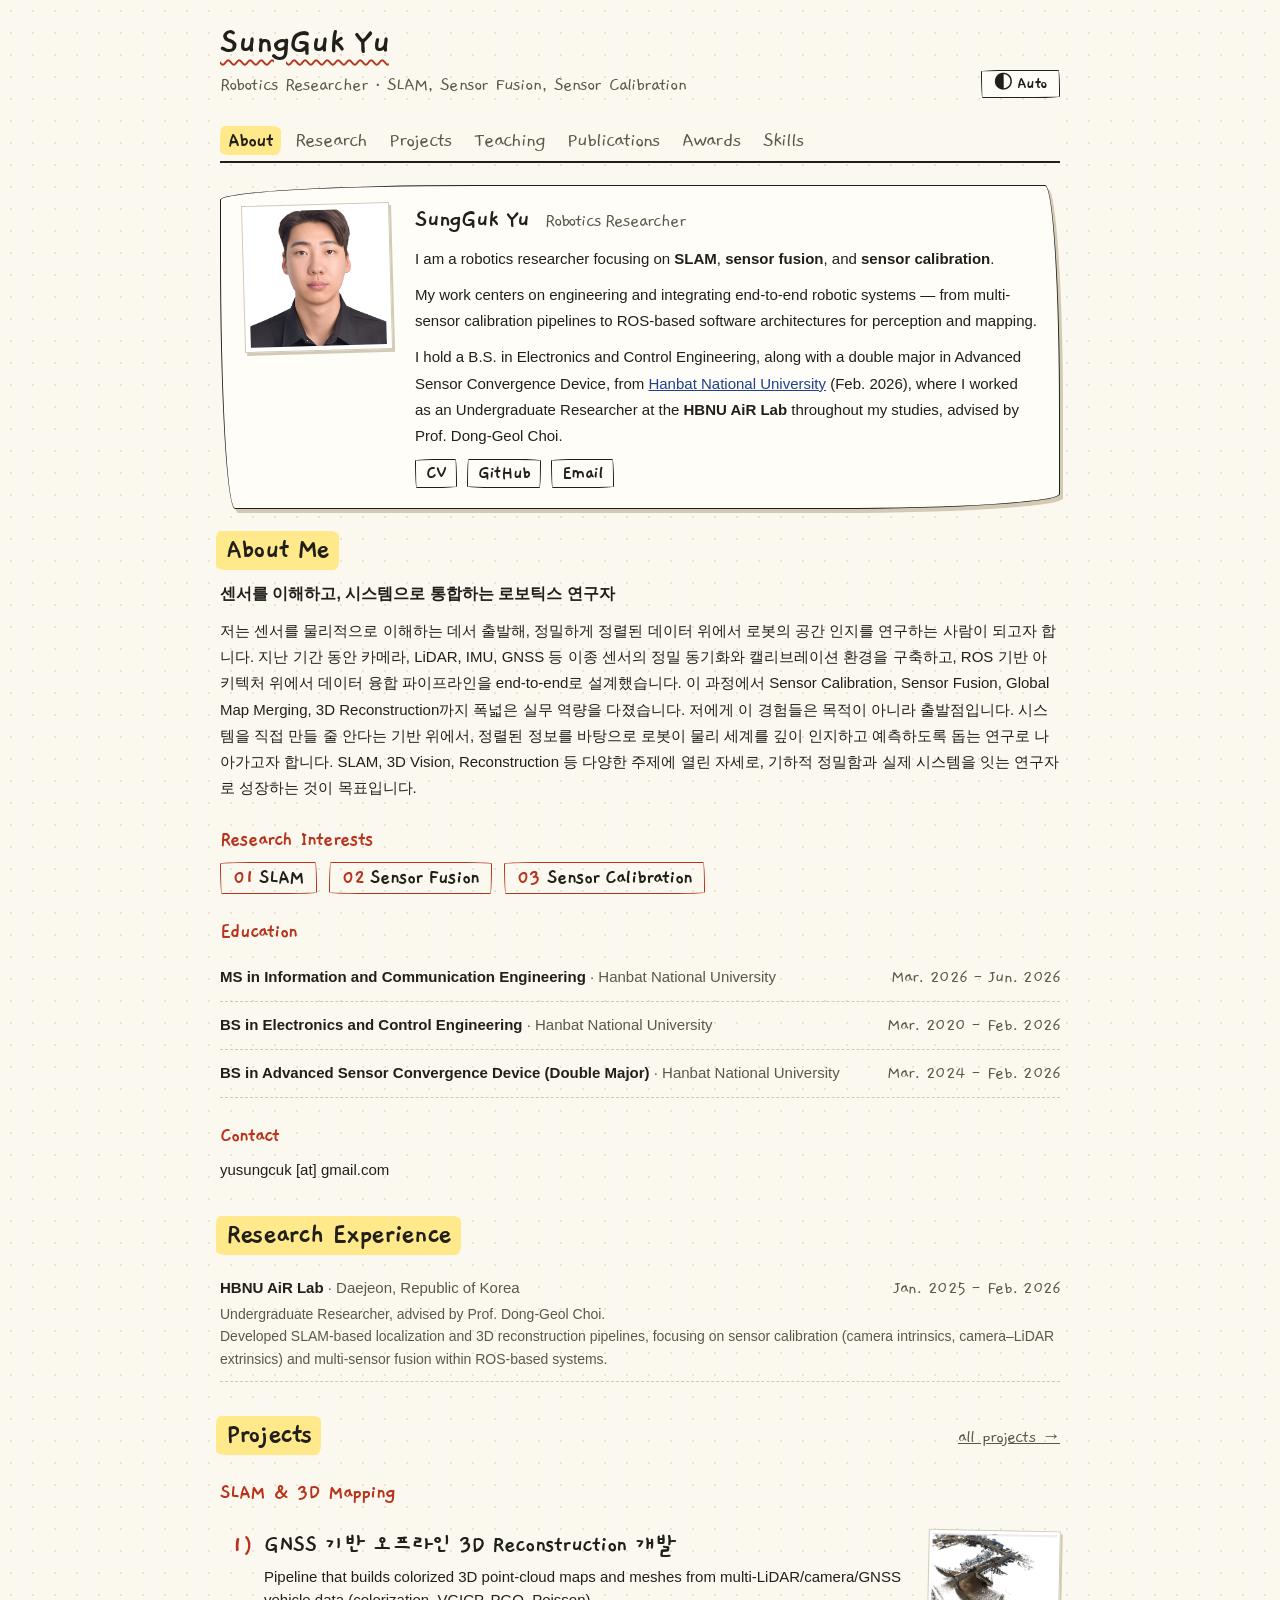
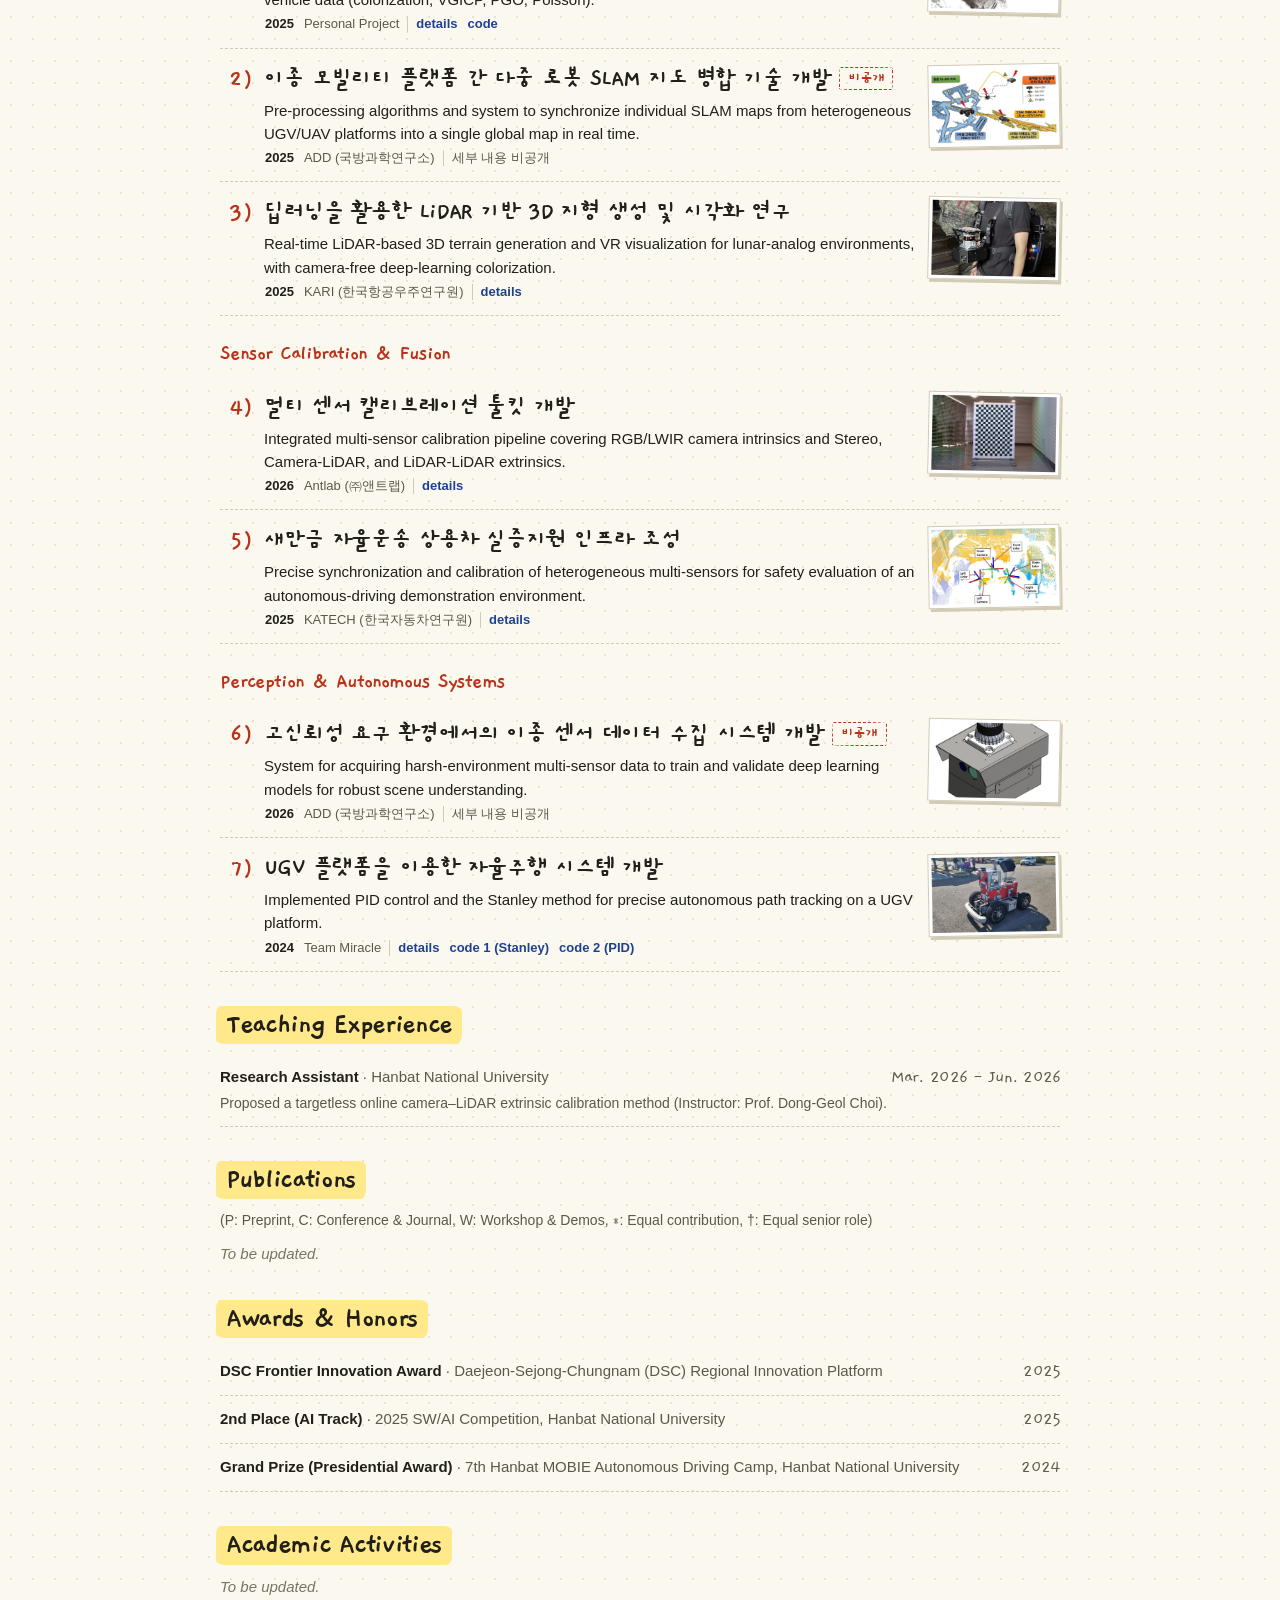
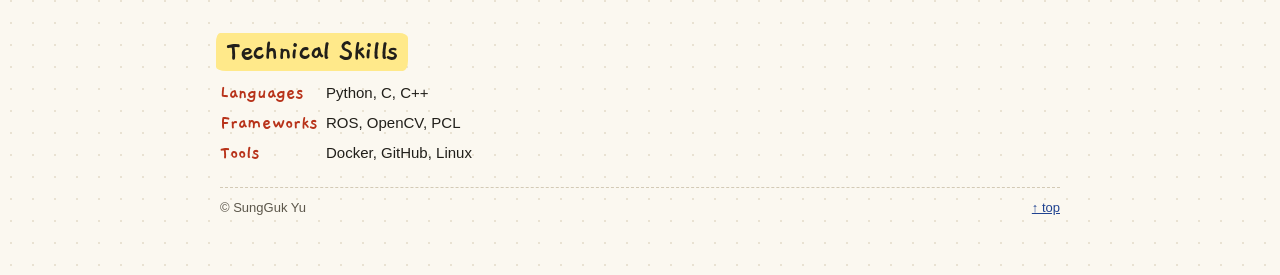
<file: index.html>
<!doctype html>
<html lang="ko">
<head>
<meta charset="utf-8">
<meta name="viewport" content="width=device-width, initial-scale=1">
<meta name="author" content="SungGuk Yu">
<meta name="description" content="Robotics researcher working on SLAM, Sensor fusion, and Sensor calibration.">
<meta name="theme-color" content="#fbf8f0" media="(prefers-color-scheme: light)">
<meta name="theme-color" content="#1d1c19" media="(prefers-color-scheme: dark)">
<meta property="og:site_name" content="SungGuk Yu">
<meta property="og:title" content="SungGuk Yu">
<meta property="og:description" content="Robotics researcher working on SLAM, Sensor fusion, and Sensor calibration.">
<meta property="og:image" content="/authors/admin/profile.jpg">
<meta property="twitter:card" content="summary">
<script>try { var t = localStorage.getItem("sg.theme"); if (t === "light" || t === "dark") document.documentElement.dataset.theme = t; } catch (e) {}</script>
<title>SungGuk Yu</title>
<link rel="icon" href="data:image/svg+xml,%3Csvg xmlns='http://www.w3.org/2000/svg' viewBox='0 0 32 32'%3E%3Ccircle cx='16' cy='16' r='14' fill='%23c0391f'/%3E%3Ccircle cx='16' cy='16' r='8' fill='none' stroke='white' stroke-width='2.5'/%3E%3Ccircle cx='16' cy='16' r='2.5' fill='white'/%3E%3C/svg%3E">
<link rel="canonical" href="/">
<link rel="preconnect" href="https://fonts.googleapis.com">
<link rel="preconnect" href="https://fonts.gstatic.com" crossorigin>
<link rel="stylesheet" href="https://fonts.googleapis.com/css2?family=Gaegu:wght@400;700&display=swap">
<link rel="stylesheet" href="/css/site.css?v=1">
</head>
<body>
<div class="wrap">
  <header class="mast">
    <div>
      <h1><a href="/">SungGuk Yu</a></h1>
      <p class="tagline">Robotics Researcher · SLAM, Sensor Fusion, Sensor Calibration</p>
    </div>
    <button class="themebtn" id="themeBtn" type="button">◐ Auto</button>
  </header>

  <nav class="toolbar" aria-label="Sections">
    <div class="seg">
      <a href="#about" aria-current="page">About</a>
      <a href="#experience">Research</a>
      <a href="#projects">Projects</a>
      <a href="#teaching">Teaching</a>
      <a href="#publications">Publications</a>
      <a href="#awards">Awards</a>
      <a href="#skills">Skills</a>
    </div>
  </nav>

  <section class="note" id="about" aria-label="Profile">
    <figure class="photo"><img src="/authors/admin/profile.jpg" alt="SungGuk Yu"></figure>
    <div class="note-body">
      <h2>SungGuk Yu <small>Robotics Researcher</small></h2>
      <div class="prose">
        <p>I am a robotics researcher focusing on <strong>SLAM</strong>, <strong>sensor fusion</strong>, and <strong>sensor calibration</strong>.</p>
        <p>My work centers on engineering and integrating end-to-end robotic systems &mdash; from multi-sensor calibration pipelines to ROS-based software architectures for perception and mapping.</p>
        <p>I hold a B.S. in Electronics and Control Engineering, along with a double major in Advanced Sensor Convergence Device, from <a href="https://www.hanbat.ac.kr/" target="_blank" rel="noopener">Hanbat National University</a> (Feb. 2026), where I worked as an Undergraduate Researcher at the <strong>HBNU AiR Lab</strong> throughout my studies, advised by Prof. Dong-Geol Choi.</p>
      </div>
      <div class="links">
        <a href="/cv/CV_SungGukYu.pdf">CV</a>
        <a href="https://github.com/meteor0108" target="_blank" rel="noopener">GitHub</a>
        <a href="mailto:yusungcuk@gmail.com">Email</a>
      </div>
    </div>
  </section>

  <main>
    <section class="section" id="aboutme">
      <h2 class="section-head"><span>About Me</span></h2>
      <div class="prose">
        <p class="lead">센서를 이해하고, 시스템으로 통합하는 로보틱스 연구자</p>
        <p>저는 센서를 물리적으로 이해하는 데서 출발해, 정밀하게 정렬된 데이터 위에서 로봇의 공간 인지를 연구하는 사람이 되고자 합니다. 지난 기간 동안 카메라, LiDAR, IMU, GNSS 등 이종 센서의 정밀 동기화와 캘리브레이션 환경을 구축하고, ROS 기반 아키텍처 위에서 데이터 융합 파이프라인을 end-to-end로 설계했습니다. 이 과정에서 Sensor Calibration, Sensor Fusion, Global Map Merging, 3D Reconstruction까지 폭넓은 실무 역량을 다졌습니다. 저에게 이 경험들은 목적이 아니라 출발점입니다. 시스템을 직접 만들 줄 안다는 기반 위에서, 정렬된 정보를 바탕으로 로봇이 물리 세계를 깊이 인지하고 예측하도록 돕는 연구로 나아가고자 합니다. SLAM, 3D Vision, Reconstruction 등 다양한 주제에 열린 자세로, 기하적 정밀함과 실제 시스템을 잇는 연구자로 성장하는 것이 목표입니다.</p>
      </div>
      <h3 class="sub">Research Interests</h3>
      <div class="interests">
        <span class="interest"><b>01</b>SLAM</span>
        <span class="interest"><b>02</b>Sensor Fusion</span>
        <span class="interest"><b>03</b>Sensor Calibration</span>
      </div>
      <h3 class="sub">Education</h3>
      <ul class="list">
        <li class="entry"><span class="what">MS in Information and Communication Engineering <span class="where">· Hanbat National University</span></span><span class="when">Mar. 2026 - Jun. 2026</span></li>
        <li class="entry"><span class="what">BS in Electronics and Control Engineering <span class="where">· Hanbat National University</span></span><span class="when">Mar. 2020 - Feb. 2026</span></li>
        <li class="entry"><span class="what">BS in Advanced Sensor Convergence Device (Double Major) <span class="where">· Hanbat National University</span></span><span class="when">Mar. 2024 - Feb. 2026</span></li>
      </ul>
      <h3 class="sub">Contact</h3>
      <p>yusungcuk [at] gmail.com</p>
    </section>

    <section class="section" id="experience">
      <h2 class="section-head"><span>Research Experience</span></h2>
      <ul class="list">
        <li class="entry">
          <span class="what">HBNU AiR Lab <span class="where">· Daejeon, Republic of Korea</span></span><span class="when">Jan. 2025 - Feb. 2026</span>
          <p class="desc">Undergraduate Researcher, advised by Prof. Dong-Geol Choi.<br>Developed SLAM-based localization and 3D reconstruction pipelines, focusing on sensor calibration (camera intrinsics, camera&ndash;LiDAR extrinsics) and multi-sensor fusion within ROS-based systems.</p>
        </li>
      </ul>
    </section>

    <section class="section" id="projects">
      <h2 class="section-head"><span>Projects</span><a href="/projects/">all projects →</a></h2>

      <h3 class="sub">SLAM &amp; 3D Mapping</h3>
      <ol class="list">
        <li class="row"><div class="row-main">
          <span class="rank">1</span>
          <div class="row-body">
            <h4 class="title"><a href="/projects/gnss-offline-slam/">GNSS 기반 오프라인 3D Reconstruction 개발</a></h4>
            <p class="oneline">Pipeline that builds colorized 3D point-cloud maps and meshes from multi-LiDAR/camera/GNSS vehicle data (colorization, VGICP, PGO, Poisson).</p>
            <div class="meta"><span class="grp"><span class="venue">2025</span><span>Personal Project</span></span><span class="grp"><a href="/projects/gnss-offline-slam/">details</a><a href="https://github.com/meteor0108/colorized-3d-mapping" target="_blank" rel="noopener">code</a></span></div>
          </div>
          <div class="side"><a class="thumb" href="/projects/gnss-offline-slam/"><img loading="lazy" src="/projects/gnss-offline-slam/thumb.jpg" alt="VGICP로 정합한 컬러 포인트클라우드 맵"></a></div>
        </div></li>
        <li class="row"><div class="row-main">
          <span class="rank">2</span>
          <div class="row-body">
            <h4 class="title">이종 모빌리티 플랫폼 간 다중 로봇 SLAM 지도 병합 기술 개발<span class="lock">비공개</span></h4>
            <p class="oneline">Pre-processing algorithms and system to synchronize individual SLAM maps from heterogeneous UGV/UAV platforms into a single global map in real time.</p>
            <div class="meta"><span class="grp"><span class="venue">2025</span><span>ADD (국방과학연구소)</span></span><span class="grp"><span>세부 내용 비공개</span></span></div>
          </div>
          <div class="side"><span class="thumb"><img loading="lazy" src="/projects/multi-robot-slam-merge/thumb.jpg" alt="주 플랫폼과 보조 플랫폼의 통합 SLAM 지도 개념도"></span></div>
        </div></li>
        <li class="row"><div class="row-main">
          <span class="rank">3</span>
          <div class="row-body">
            <h4 class="title"><a href="/projects/lidar-terrain/">딥러닝을 활용한 LiDAR 기반 3D 지형 생성 및 시각화 연구</a></h4>
            <p class="oneline">Real-time LiDAR-based 3D terrain generation and VR visualization for lunar-analog environments, with camera-free deep-learning colorization.</p>
            <div class="meta"><span class="grp"><span class="venue">2025</span><span>KARI (한국항공우주연구원)</span></span><span class="grp"><a href="/projects/lidar-terrain/">details</a></span></div>
          </div>
          <div class="side"><a class="thumb" href="/projects/lidar-terrain/"><img loading="lazy" src="/projects/lidar-terrain/thumb.jpg" alt="백팩형 LiDAR 센서팩"></a></div>
        </div></li>
      </ol>

      <h3 class="sub">Sensor Calibration &amp; Fusion</h3>
      <ol class="list">
        <li class="row"><div class="row-main">
          <span class="rank">4</span>
          <div class="row-body">
            <h4 class="title"><a href="/projects/multi-sensor-calibration/">멀티 센서 캘리브레이션 툴킷 개발</a></h4>
            <p class="oneline">Integrated multi-sensor calibration pipeline covering RGB/LWIR camera intrinsics and Stereo, Camera-LiDAR, and LiDAR-LiDAR extrinsics.</p>
            <div class="meta"><span class="grp"><span class="venue">2026</span><span>Antlab (㈜앤트랩)</span></span><span class="grp"><a href="/projects/multi-sensor-calibration/">details</a></span></div>
          </div>
          <div class="side"><a class="thumb" href="/projects/multi-sensor-calibration/"><img loading="lazy" src="/projects/multi-sensor-calibration/thumb.jpg" alt="체커보드 위 LiDAR 포인트 투영 오버레이"></a></div>
        </div></li>
        <li class="row"><div class="row-main">
          <span class="rank">5</span>
          <div class="row-body">
            <h4 class="title"><a href="/projects/saemangeum-infra/">새만금 자율운송 상용차 실증지원 인프라 조성</a></h4>
            <p class="oneline">Precise synchronization and calibration of heterogeneous multi-sensors for safety evaluation of an autonomous-driving demonstration environment.</p>
            <div class="meta"><span class="grp"><span class="venue">2025</span><span>KATECH (한국자동차연구원)</span></span><span class="grp"><a href="/projects/saemangeum-infra/">details</a></span></div>
          </div>
          <div class="side"><a class="thumb" href="/projects/saemangeum-infra/"><img loading="lazy" src="/projects/saemangeum-infra/thumb.jpg" alt="다중 센서 좌표계 정합 결과"></a></div>
        </div></li>
      </ol>

      <h3 class="sub">Perception &amp; Autonomous Systems</h3>
      <ol class="list">
        <li class="row"><div class="row-main">
          <span class="rank">6</span>
          <div class="row-body">
            <h4 class="title">고신뢰성 요구 환경에서의 이종 센서 데이터 수집 시스템 개발<span class="lock">비공개</span></h4>
            <p class="oneline">System for acquiring harsh-environment multi-sensor data to train and validate deep learning models for robust scene understanding.</p>
            <div class="meta"><span class="grp"><span class="venue">2026</span><span>ADD (국방과학연구소)</span></span><span class="grp"><span>세부 내용 비공개</span></span></div>
          </div>
          <div class="side"><span class="thumb"><img loading="lazy" src="/projects/harsh-env-sensor-collection/thumb.jpg" alt="센서팩 설계 렌더링"></span></div>
        </div></li>
        <li class="row"><div class="row-main">
          <span class="rank">7</span>
          <div class="row-body">
            <h4 class="title"><a href="/projects/autonomous-driving-miracle/">UGV 플랫폼을 이용한 자율주행 시스템 개발</a></h4>
            <p class="oneline">Implemented PID control and the Stanley method for precise autonomous path tracking on a UGV platform.</p>
            <div class="meta"><span class="grp"><span class="venue">2024</span><span>Team Miracle</span></span><span class="grp"><a href="/projects/autonomous-driving-miracle/">details</a><a href="https://github.com/meteor0108/Stanley_controller" target="_blank" rel="noopener">code 1 (Stanley)</a><a href="https://github.com/meteor0108/PID_controller" target="_blank" rel="noopener">code 2 (PID)</a></span></div>
          </div>
          <div class="side"><a class="thumb" href="/projects/autonomous-driving-miracle/"><img loading="lazy" src="/projects/autonomous-driving-miracle/thumb.jpg" alt="ERP42 UGV 자율주행 플랫폼"></a></div>
        </div></li>
      </ol>
    </section>

    <section class="section" id="teaching">
      <h2 class="section-head"><span>Teaching Experience</span></h2>
      <ul class="list">
        <li class="entry">
          <span class="what">Research Assistant <span class="where">· Hanbat National University</span></span><span class="when">Mar. 2026 - Jun. 2026</span>
          <p class="desc">Proposed a targetless online camera&ndash;LiDAR extrinsic calibration method (Instructor: Prof. Dong-Geol Choi).</p>
        </li>
      </ul>
    </section>

    <section class="section" id="publications">
      <h2 class="section-head"><span>Publications</span></h2>
      <p style="color:var(--muted);font-size:14px">(P: Preprint, C: Conference &amp; Journal, W: Workshop &amp; Demos, &lowast;: Equal contribution, &dagger;: Equal senior role)</p>
      <p class="todo">To be updated.</p>
    </section>

    <section class="section" id="awards">
      <h2 class="section-head"><span>Awards &amp; Honors</span></h2>
      <ul class="list">
        <li class="entry"><span class="what">DSC Frontier Innovation Award <span class="where">· Daejeon-Sejong-Chungnam (DSC) Regional Innovation Platform</span></span><span class="when">2025</span></li>
        <li class="entry"><span class="what">2nd Place (AI Track) <span class="where">· 2025 SW/AI Competition, Hanbat National University</span></span><span class="when">2025</span></li>
        <li class="entry"><span class="what">Grand Prize (Presidential Award) <span class="where">· 7th Hanbat MOBIE Autonomous Driving Camp, Hanbat National University</span></span><span class="when">2024</span></li>
      </ul>
    </section>

    <section class="section" id="activities">
      <h2 class="section-head"><span>Academic Activities</span></h2>
      <p class="todo">To be updated.</p>
    </section>

    <section class="section" id="skills">
      <h2 class="section-head"><span>Technical Skills</span></h2>
      <dl class="kv">
        <dt>Languages</dt><dd>Python, C, C++</dd>
        <dt>Frameworks</dt><dd>ROS, OpenCV, PCL</dd>
        <dt>Tools</dt><dd>Docker, GitHub, Linux</dd>
      </dl>
    </section>
  </main>

  <footer class="foot">
    <span>© SungGuk Yu</span>
    <a href="#about">↑ top</a>
  </footer>
</div>
<script src="/js/site.js?v=1"></script>
</body>
</html>
</file>
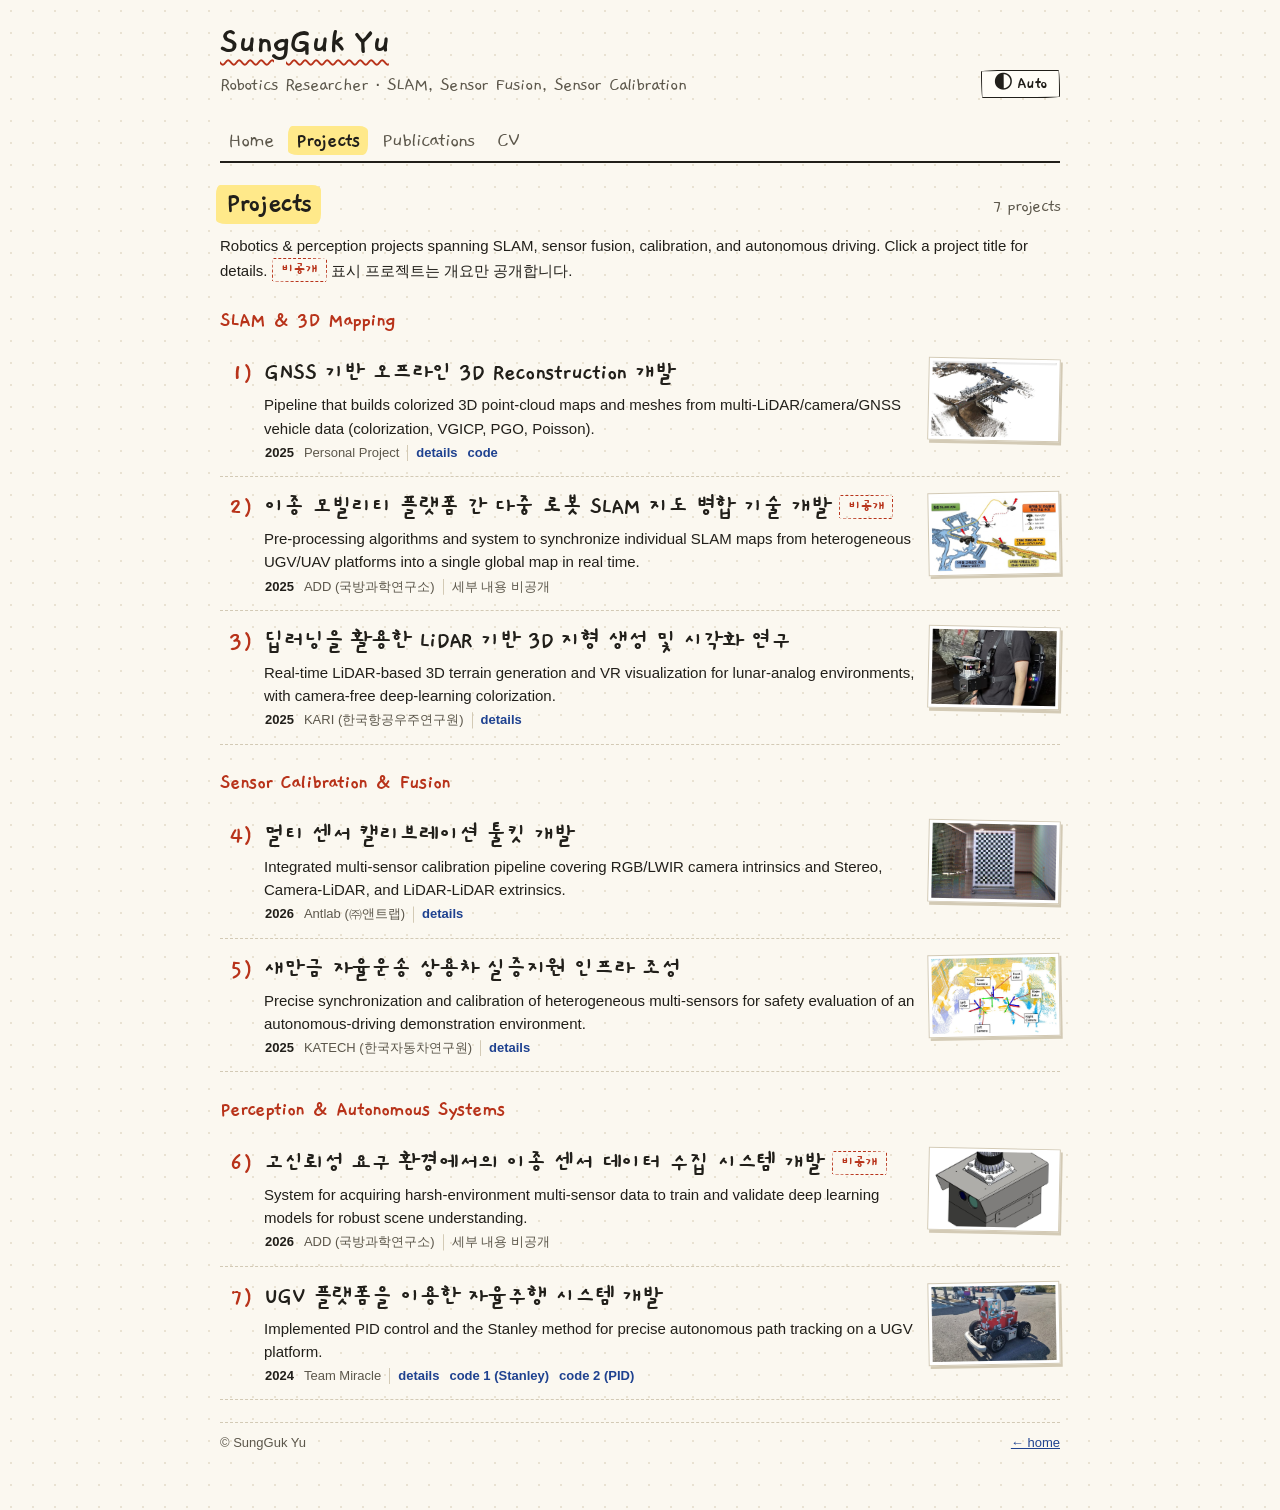
<file: projects/index.html>
<!doctype html>
<html lang="ko">
<head>
<meta charset="utf-8">
<meta name="viewport" content="width=device-width, initial-scale=1">
<meta name="author" content="SungGuk Yu">
<meta name="description" content="Robotics and perception projects by SungGuk Yu.">
<meta name="theme-color" content="#fbf8f0" media="(prefers-color-scheme: light)">
<meta name="theme-color" content="#1d1c19" media="(prefers-color-scheme: dark)">
<meta property="og:site_name" content="SungGuk Yu">
<meta property="og:title" content="SungGuk Yu">
<meta property="og:description" content="Robotics researcher working on SLAM, Sensor fusion, and Sensor calibration.">
<meta property="og:image" content="/authors/admin/profile.jpg">
<meta property="twitter:card" content="summary">
<script>try { var t = localStorage.getItem("sg.theme"); if (t === "light" || t === "dark") document.documentElement.dataset.theme = t; } catch (e) {}</script>
<title>Projects | SungGuk Yu</title>
<link rel="icon" href="data:image/svg+xml,%3Csvg xmlns='http://www.w3.org/2000/svg' viewBox='0 0 32 32'%3E%3Ccircle cx='16' cy='16' r='14' fill='%23c0391f'/%3E%3Ccircle cx='16' cy='16' r='8' fill='none' stroke='white' stroke-width='2.5'/%3E%3Ccircle cx='16' cy='16' r='2.5' fill='white'/%3E%3C/svg%3E">
<link rel="canonical" href="/projects/">
<link rel="preconnect" href="https://fonts.googleapis.com">
<link rel="preconnect" href="https://fonts.gstatic.com" crossorigin>
<link rel="stylesheet" href="https://fonts.googleapis.com/css2?family=Gaegu:wght@400;700&display=swap">
<link rel="stylesheet" href="/css/site.css?v=1">
</head>
<body>
<div class="wrap">
  <header class="mast">
    <div>
      <h1><a href="/">SungGuk Yu</a></h1>
      <p class="tagline">Robotics Researcher · SLAM, Sensor Fusion, Sensor Calibration</p>
    </div>
    <button class="themebtn" id="themeBtn" type="button">◐ Auto</button>
  </header>

  <nav class="toolbar" aria-label="Sections">
    <div class="seg">
      <a href="/">Home</a>
      <a href="/projects/" aria-current="page">Projects</a>
      <a href="/#publications">Publications</a>
      <a href="/cv/CV_SungGukYu.pdf">CV</a>
    </div>
  </nav>

  <main>
    <section class="section" id="projects">
      <h2 class="section-head"><span>Projects</span><span>7 projects</span></h2>
      <p>Robotics &amp; perception projects spanning SLAM, sensor fusion, calibration, and autonomous driving. Click a project title for details. <span class="lock" style="margin-left:0">비공개</span> 표시 프로젝트는 개요만 공개합니다.</p>
      <h3 class="sub">SLAM &amp; 3D Mapping</h3>
      <ol class="list">
        <li class="row"><div class="row-main">
          <span class="rank">1</span>
          <div class="row-body">
            <h4 class="title"><a href="/projects/gnss-offline-slam/">GNSS 기반 오프라인 3D Reconstruction 개발</a></h4>
            <p class="oneline">Pipeline that builds colorized 3D point-cloud maps and meshes from multi-LiDAR/camera/GNSS vehicle data (colorization, VGICP, PGO, Poisson).</p>
            <div class="meta"><span class="grp"><span class="venue">2025</span><span>Personal Project</span></span><span class="grp"><a href="/projects/gnss-offline-slam/">details</a><a href="https://github.com/meteor0108/colorized-3d-mapping" target="_blank" rel="noopener">code</a></span></div>
          </div>
          <div class="side"><a class="thumb" href="/projects/gnss-offline-slam/"><img loading="lazy" src="/projects/gnss-offline-slam/thumb.jpg" alt="VGICP로 정합한 컬러 포인트클라우드 맵"></a></div>
        </div></li>
        <li class="row"><div class="row-main">
          <span class="rank">2</span>
          <div class="row-body">
            <h4 class="title">이종 모빌리티 플랫폼 간 다중 로봇 SLAM 지도 병합 기술 개발<span class="lock">비공개</span></h4>
            <p class="oneline">Pre-processing algorithms and system to synchronize individual SLAM maps from heterogeneous UGV/UAV platforms into a single global map in real time.</p>
            <div class="meta"><span class="grp"><span class="venue">2025</span><span>ADD (국방과학연구소)</span></span><span class="grp"><span>세부 내용 비공개</span></span></div>
          </div>
          <div class="side"><span class="thumb"><img loading="lazy" src="/projects/multi-robot-slam-merge/thumb.jpg" alt="주 플랫폼과 보조 플랫폼의 통합 SLAM 지도 개념도"></span></div>
        </div></li>
        <li class="row"><div class="row-main">
          <span class="rank">3</span>
          <div class="row-body">
            <h4 class="title"><a href="/projects/lidar-terrain/">딥러닝을 활용한 LiDAR 기반 3D 지형 생성 및 시각화 연구</a></h4>
            <p class="oneline">Real-time LiDAR-based 3D terrain generation and VR visualization for lunar-analog environments, with camera-free deep-learning colorization.</p>
            <div class="meta"><span class="grp"><span class="venue">2025</span><span>KARI (한국항공우주연구원)</span></span><span class="grp"><a href="/projects/lidar-terrain/">details</a></span></div>
          </div>
          <div class="side"><a class="thumb" href="/projects/lidar-terrain/"><img loading="lazy" src="/projects/lidar-terrain/thumb.jpg" alt="백팩형 LiDAR 센서팩"></a></div>
        </div></li>
      </ol>

      <h3 class="sub">Sensor Calibration &amp; Fusion</h3>
      <ol class="list">
        <li class="row"><div class="row-main">
          <span class="rank">4</span>
          <div class="row-body">
            <h4 class="title"><a href="/projects/multi-sensor-calibration/">멀티 센서 캘리브레이션 툴킷 개발</a></h4>
            <p class="oneline">Integrated multi-sensor calibration pipeline covering RGB/LWIR camera intrinsics and Stereo, Camera-LiDAR, and LiDAR-LiDAR extrinsics.</p>
            <div class="meta"><span class="grp"><span class="venue">2026</span><span>Antlab (㈜앤트랩)</span></span><span class="grp"><a href="/projects/multi-sensor-calibration/">details</a></span></div>
          </div>
          <div class="side"><a class="thumb" href="/projects/multi-sensor-calibration/"><img loading="lazy" src="/projects/multi-sensor-calibration/thumb.jpg" alt="체커보드 위 LiDAR 포인트 투영 오버레이"></a></div>
        </div></li>
        <li class="row"><div class="row-main">
          <span class="rank">5</span>
          <div class="row-body">
            <h4 class="title"><a href="/projects/saemangeum-infra/">새만금 자율운송 상용차 실증지원 인프라 조성</a></h4>
            <p class="oneline">Precise synchronization and calibration of heterogeneous multi-sensors for safety evaluation of an autonomous-driving demonstration environment.</p>
            <div class="meta"><span class="grp"><span class="venue">2025</span><span>KATECH (한국자동차연구원)</span></span><span class="grp"><a href="/projects/saemangeum-infra/">details</a></span></div>
          </div>
          <div class="side"><a class="thumb" href="/projects/saemangeum-infra/"><img loading="lazy" src="/projects/saemangeum-infra/thumb.jpg" alt="다중 센서 좌표계 정합 결과"></a></div>
        </div></li>
      </ol>

      <h3 class="sub">Perception &amp; Autonomous Systems</h3>
      <ol class="list">
        <li class="row"><div class="row-main">
          <span class="rank">6</span>
          <div class="row-body">
            <h4 class="title">고신뢰성 요구 환경에서의 이종 센서 데이터 수집 시스템 개발<span class="lock">비공개</span></h4>
            <p class="oneline">System for acquiring harsh-environment multi-sensor data to train and validate deep learning models for robust scene understanding.</p>
            <div class="meta"><span class="grp"><span class="venue">2026</span><span>ADD (국방과학연구소)</span></span><span class="grp"><span>세부 내용 비공개</span></span></div>
          </div>
          <div class="side"><span class="thumb"><img loading="lazy" src="/projects/harsh-env-sensor-collection/thumb.jpg" alt="센서팩 설계 렌더링"></span></div>
        </div></li>
        <li class="row"><div class="row-main">
          <span class="rank">7</span>
          <div class="row-body">
            <h4 class="title"><a href="/projects/autonomous-driving-miracle/">UGV 플랫폼을 이용한 자율주행 시스템 개발</a></h4>
            <p class="oneline">Implemented PID control and the Stanley method for precise autonomous path tracking on a UGV platform.</p>
            <div class="meta"><span class="grp"><span class="venue">2024</span><span>Team Miracle</span></span><span class="grp"><a href="/projects/autonomous-driving-miracle/">details</a><a href="https://github.com/meteor0108/Stanley_controller" target="_blank" rel="noopener">code 1 (Stanley)</a><a href="https://github.com/meteor0108/PID_controller" target="_blank" rel="noopener">code 2 (PID)</a></span></div>
          </div>
          <div class="side"><a class="thumb" href="/projects/autonomous-driving-miracle/"><img loading="lazy" src="/projects/autonomous-driving-miracle/thumb.jpg" alt="ERP42 UGV 자율주행 플랫폼"></a></div>
        </div></li>
      </ol>
    </section>

  </main>

  <footer class="foot">
    <span>© SungGuk Yu</span>
    <a href="/">← home</a>
  </footer>
</div>
<script src="/js/site.js?v=1"></script>
</body>
</html>
</file>
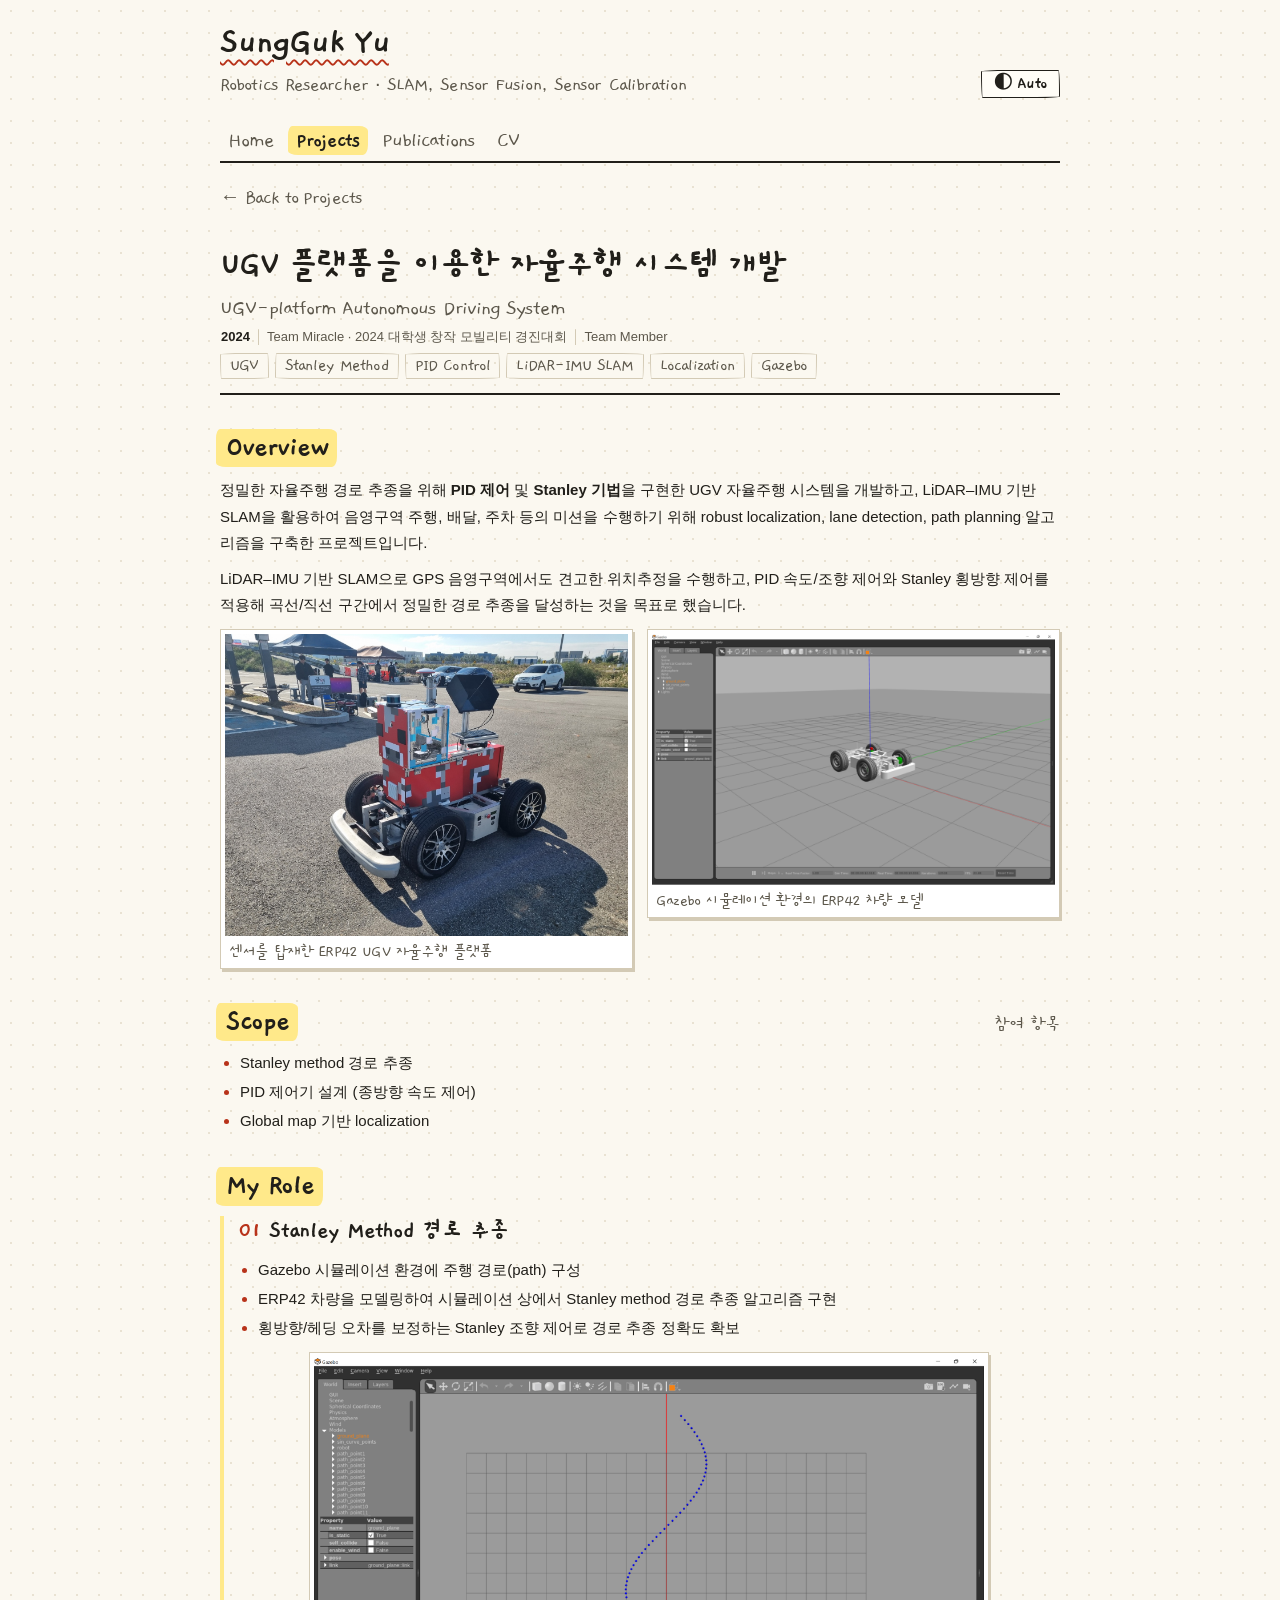
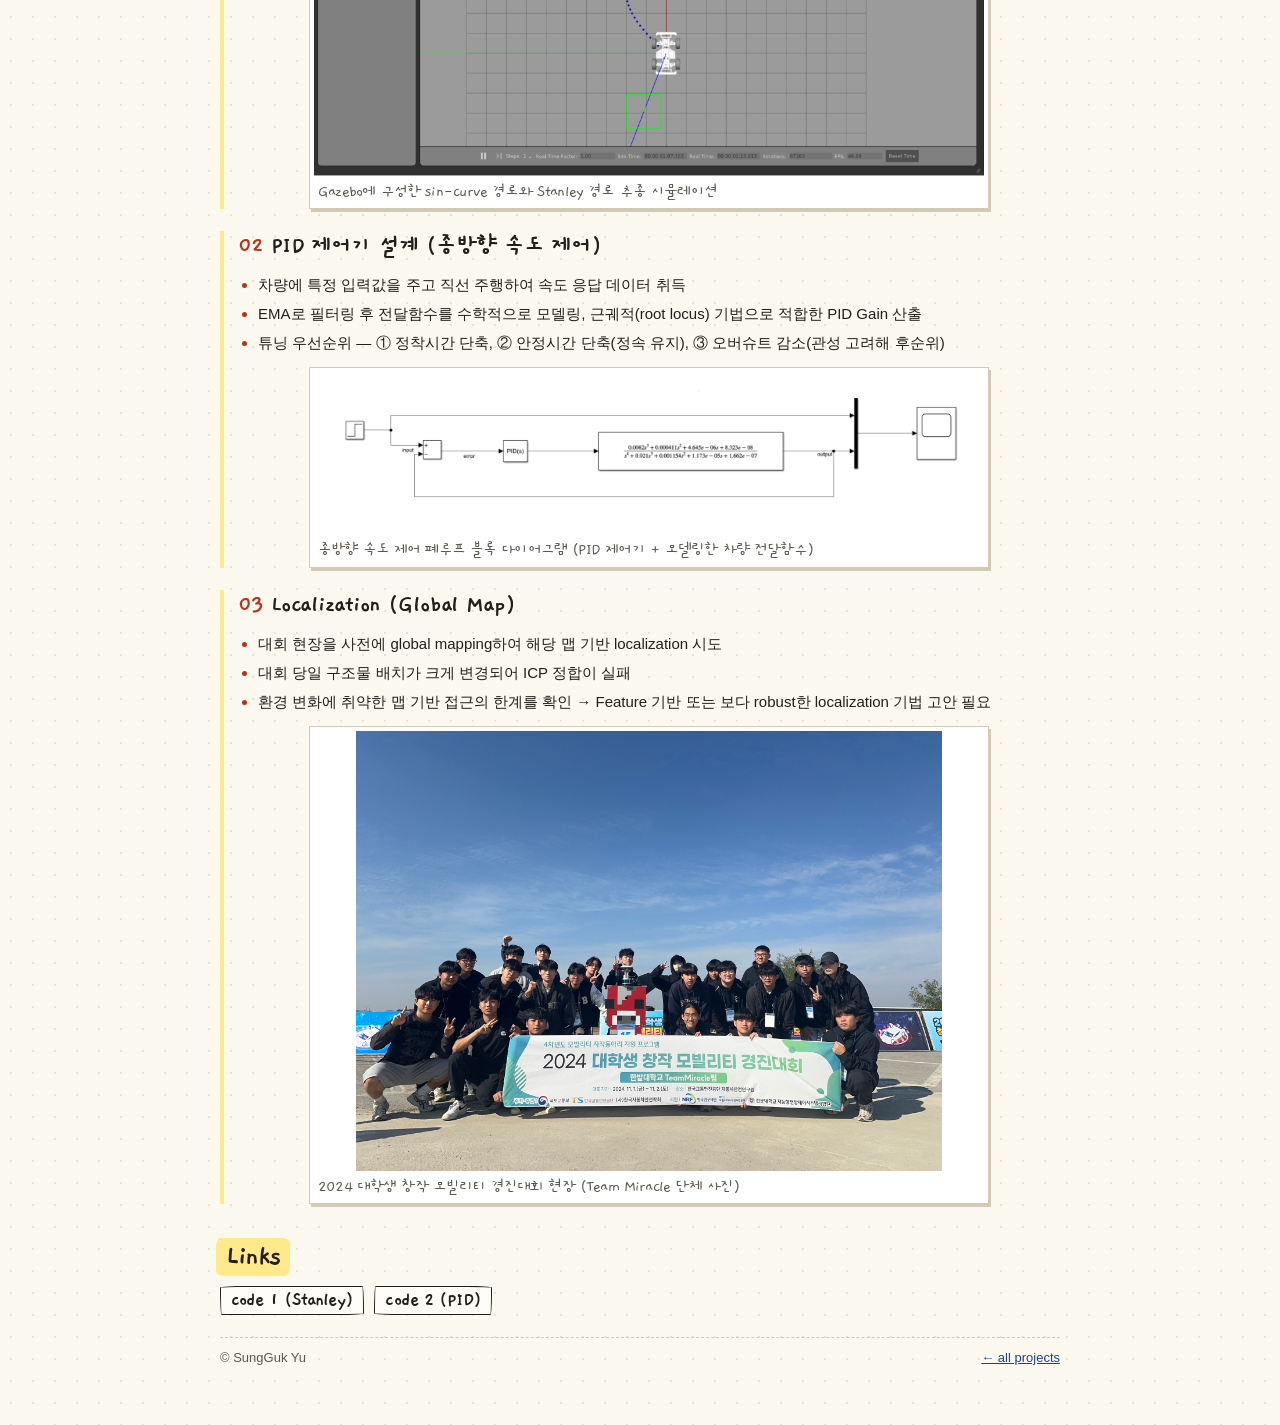
<file: projects/autonomous-driving-miracle/index.html>
<!doctype html>
<html lang="ko">
<head>
<meta charset="utf-8">
<meta name="viewport" content="width=device-width, initial-scale=1">
<meta name="author" content="SungGuk Yu">
<meta name="description" content="Implemented PID control and the Stanley method for precise autonomous path tracking on a UGV platform.">
<meta name="theme-color" content="#fbf8f0" media="(prefers-color-scheme: light)">
<meta name="theme-color" content="#1d1c19" media="(prefers-color-scheme: dark)">
<meta property="og:site_name" content="SungGuk Yu">
<meta property="og:title" content="UGV 플랫폼을 이용한 자율주행 시스템 개발">
<meta property="og:description" content="Implemented PID control and the Stanley method for precise autonomous path tracking on a UGV platform.">
<meta property="og:image" content="/authors/admin/profile.jpg">
<meta property="twitter:card" content="summary">
<script>try { var t = localStorage.getItem("sg.theme"); if (t === "light" || t === "dark") document.documentElement.dataset.theme = t; } catch (e) {}</script>
<title>UGV 플랫폼을 이용한 자율주행 시스템 개발 | SungGuk Yu</title>
<link rel="icon" href="data:image/svg+xml,%3Csvg xmlns='http://www.w3.org/2000/svg' viewBox='0 0 32 32'%3E%3Ccircle cx='16' cy='16' r='14' fill='%23c0391f'/%3E%3Ccircle cx='16' cy='16' r='8' fill='none' stroke='white' stroke-width='2.5'/%3E%3Ccircle cx='16' cy='16' r='2.5' fill='white'/%3E%3C/svg%3E">
<link rel="preconnect" href="https://fonts.googleapis.com">
<link rel="preconnect" href="https://fonts.gstatic.com" crossorigin>
<link rel="stylesheet" href="https://fonts.googleapis.com/css2?family=Gaegu:wght@400;700&display=swap">
<link rel="stylesheet" href="/css/site.css?v=1">
</head>
<body>
<div class="wrap">
  <header class="mast">
    <div>
      <h1><a href="/">SungGuk Yu</a></h1>
      <p class="tagline">Robotics Researcher · SLAM, Sensor Fusion, Sensor Calibration</p>
    </div>
    <button class="themebtn" id="themeBtn" type="button">◐ Auto</button>
  </header>

  <nav class="toolbar" aria-label="Sections">
    <div class="seg">
      <a href="/">Home</a>
      <a href="/projects/" aria-current="page">Projects</a>
      <a href="/#publications">Publications</a>
      <a href="/cv/CV_SungGukYu.pdf">CV</a>
    </div>
  </nav>

  <main>
    <p class="back"><a href="/projects/">← Back to Projects</a></p>
    <header class="proj-head">
      <h1 class="proj-title">UGV 플랫폼을 이용한 자율주행 시스템 개발</h1>
      <p class="proj-sub">UGV-platform Autonomous Driving System</p>
      <div class="meta"><span class="grp"><span class="venue">2024</span></span><span class="grp"><span>Team Miracle · 2024 대학생 창작 모빌리티 경진대회</span></span><span class="grp"><span>Team Member</span></span></div>
      <div class="chips"><span class="chip">UGV</span><span class="chip">Stanley Method</span><span class="chip">PID Control</span><span class="chip">LiDAR-IMU SLAM</span><span class="chip">Localization</span><span class="chip">Gazebo</span></div>
    </header>

    <section class="section">
      <h2 class="section-head"><span>Overview</span></h2>
      <div class="prose">
        <p>정밀한 자율주행 경로 추종을 위해 <strong>PID 제어</strong> 및 <strong>Stanley 기법</strong>을 구현한 UGV 자율주행 시스템을 개발하고, LiDAR–IMU 기반 SLAM을 활용하여 음영구역 주행, 배달, 주차 등의 미션을 수행하기 위해 robust localization, lane detection, path planning 알고리즘을 구축한 프로젝트입니다.</p>
        <p>LiDAR–IMU 기반 SLAM으로 GPS 음영구역에서도 견고한 위치추정을 수행하고, PID 속도/조향 제어와 Stanley 횡방향 제어를 적용해 곡선/직선 구간에서 정밀한 경로 추종을 달성하는 것을 목표로 했습니다.</p>
      </div>
      <div class="figs">
        <figure class="figure"><img loading="lazy" src="images/ugv.jpg" alt="ERP42 UGV 자율주행 플랫폼"><figcaption>센서를 탑재한 ERP42 UGV 자율주행 플랫폼</figcaption></figure>
        <figure class="figure"><img loading="lazy" src="images/gazebo.png" alt="Gazebo 시뮬레이션 ERP42 차량 모델"><figcaption>Gazebo 시뮬레이션 환경의 ERP42 차량 모델</figcaption></figure>
      </div>
    </section>

    <section class="section">
      <h2 class="section-head"><span>Scope</span><span>참여 항목</span></h2>
      <ul class="bullets">
        <li>Stanley method 경로 추종</li>
        <li>PID 제어기 설계 (종방향 속도 제어)</li>
        <li>Global map 기반 localization</li>
      </ul>
    </section>

    <section class="section">
      <h2 class="section-head"><span>My Role</span></h2>

      <div class="role">
        <h3><span class="num">01</span>Stanley Method 경로 추종</h3>
        <ul class="bullets">
          <li>Gazebo 시뮬레이션 환경에 주행 경로(path) 구성</li>
          <li>ERP42 차량을 모델링하여 시뮬레이션 상에서 Stanley method 경로 추종 알고리즘 구현</li>
          <li>횡방향/헤딩 오차를 보정하는 Stanley 조향 제어로 경로 추종 정확도 확보</li>
        </ul>
        <div class="figs one">
          <figure class="figure"><img loading="lazy" src="images/image52.png" alt="Gazebo sin-curve 경로 Stanley 추종 시뮬레이션"><figcaption>Gazebo에 구성한 sin-curve 경로와 Stanley 경로 추종 시뮬레이션</figcaption></figure>
        </div>
      </div>

      <div class="role">
        <h3><span class="num">02</span>PID 제어기 설계 (종방향 속도 제어)</h3>
        <ul class="bullets">
          <li>차량에 특정 입력값을 주고 직선 주행하여 속도 응답 데이터 취득</li>
          <li>EMA로 필터링 후 전달함수를 수학적으로 모델링, 근궤적(root locus) 기법으로 적합한 PID Gain 산출</li>
          <li>튜닝 우선순위 — ① 정착시간 단축, ② 안정시간 단축(정속 유지), ③ 오버슈트 감소(관성 고려해 후순위)</li>
        </ul>
        <div class="figs one">
          <figure class="figure"><img loading="lazy" src="images/pid.png" alt="PID 제어 블록 다이어그램"><figcaption>종방향 속도 제어 폐루프 블록 다이어그램 (PID 제어기 + 모델링한 차량 전달함수)</figcaption></figure>
        </div>
      </div>

      <div class="role">
        <h3><span class="num">03</span>Localization (Global Map)</h3>
        <ul class="bullets">
          <li>대회 현장을 사전에 global mapping하여 해당 맵 기반 localization 시도</li>
          <li>대회 당일 구조물 배치가 크게 변경되어 ICP 정합이 실패</li>
          <li>환경 변화에 취약한 맵 기반 접근의 한계를 확인 → Feature 기반 또는 보다 robust한 localization 기법 고안 필요</li>
        </ul>
        <div class="figs one">
          <figure class="figure"><img loading="lazy" src="images/image49.jpg" alt="2024 대학생 창작 모빌리티 경진대회 Team Miracle"><figcaption>2024 대학생 창작 모빌리티 경진대회 현장 (Team Miracle 단체 사진)</figcaption></figure>
        </div>
      </div>
    </section>

    <section class="section">
      <h2 class="section-head"><span>Links</span></h2>
      <div class="links"><a href="https://github.com/meteor0108/Stanley_controller" target="_blank" rel="noopener">code 1 (Stanley)</a><a href="https://github.com/meteor0108/PID_controller" target="_blank" rel="noopener">code 2 (PID)</a></div>
    </section>
  </main>

  <footer class="foot">
    <span>© SungGuk Yu</span>
    <a href="/projects/">← all projects</a>
  </footer>
</div>
<script src="/js/site.js?v=1"></script>
</body>
</html>
</file>
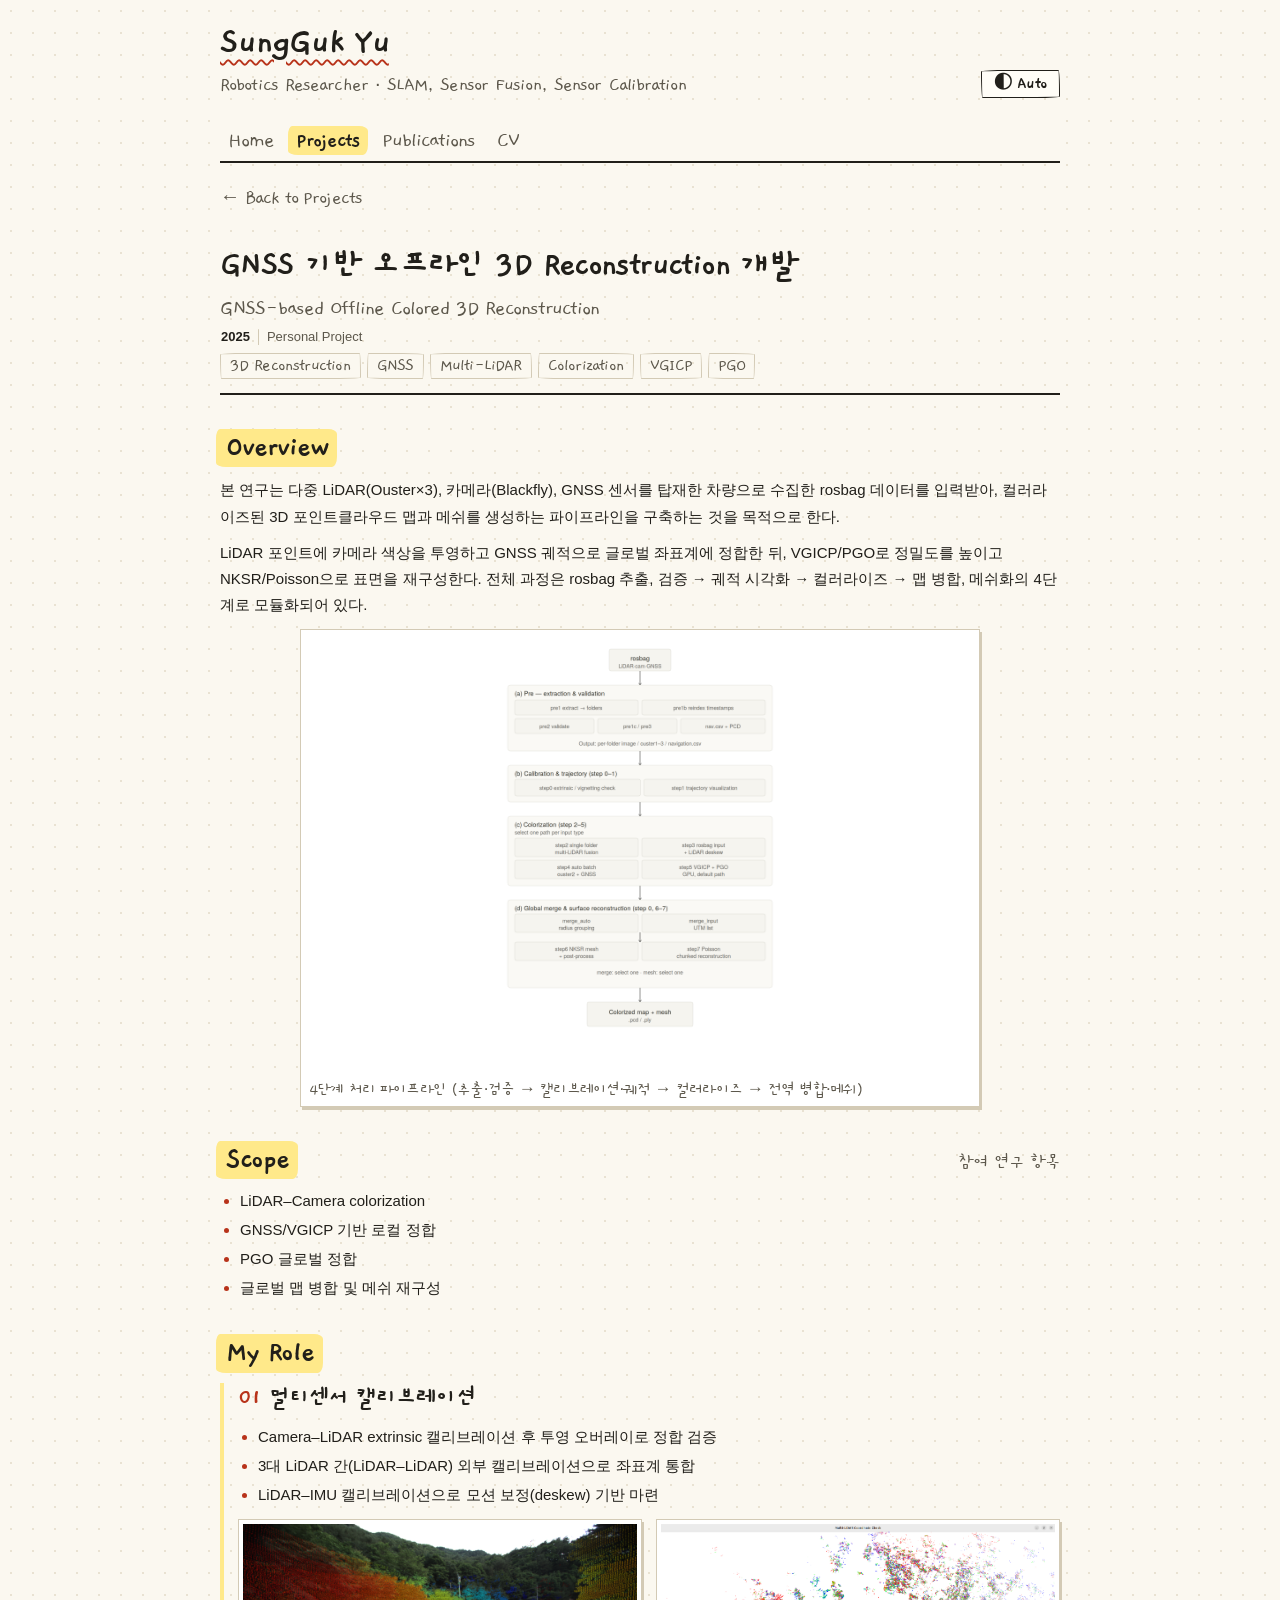
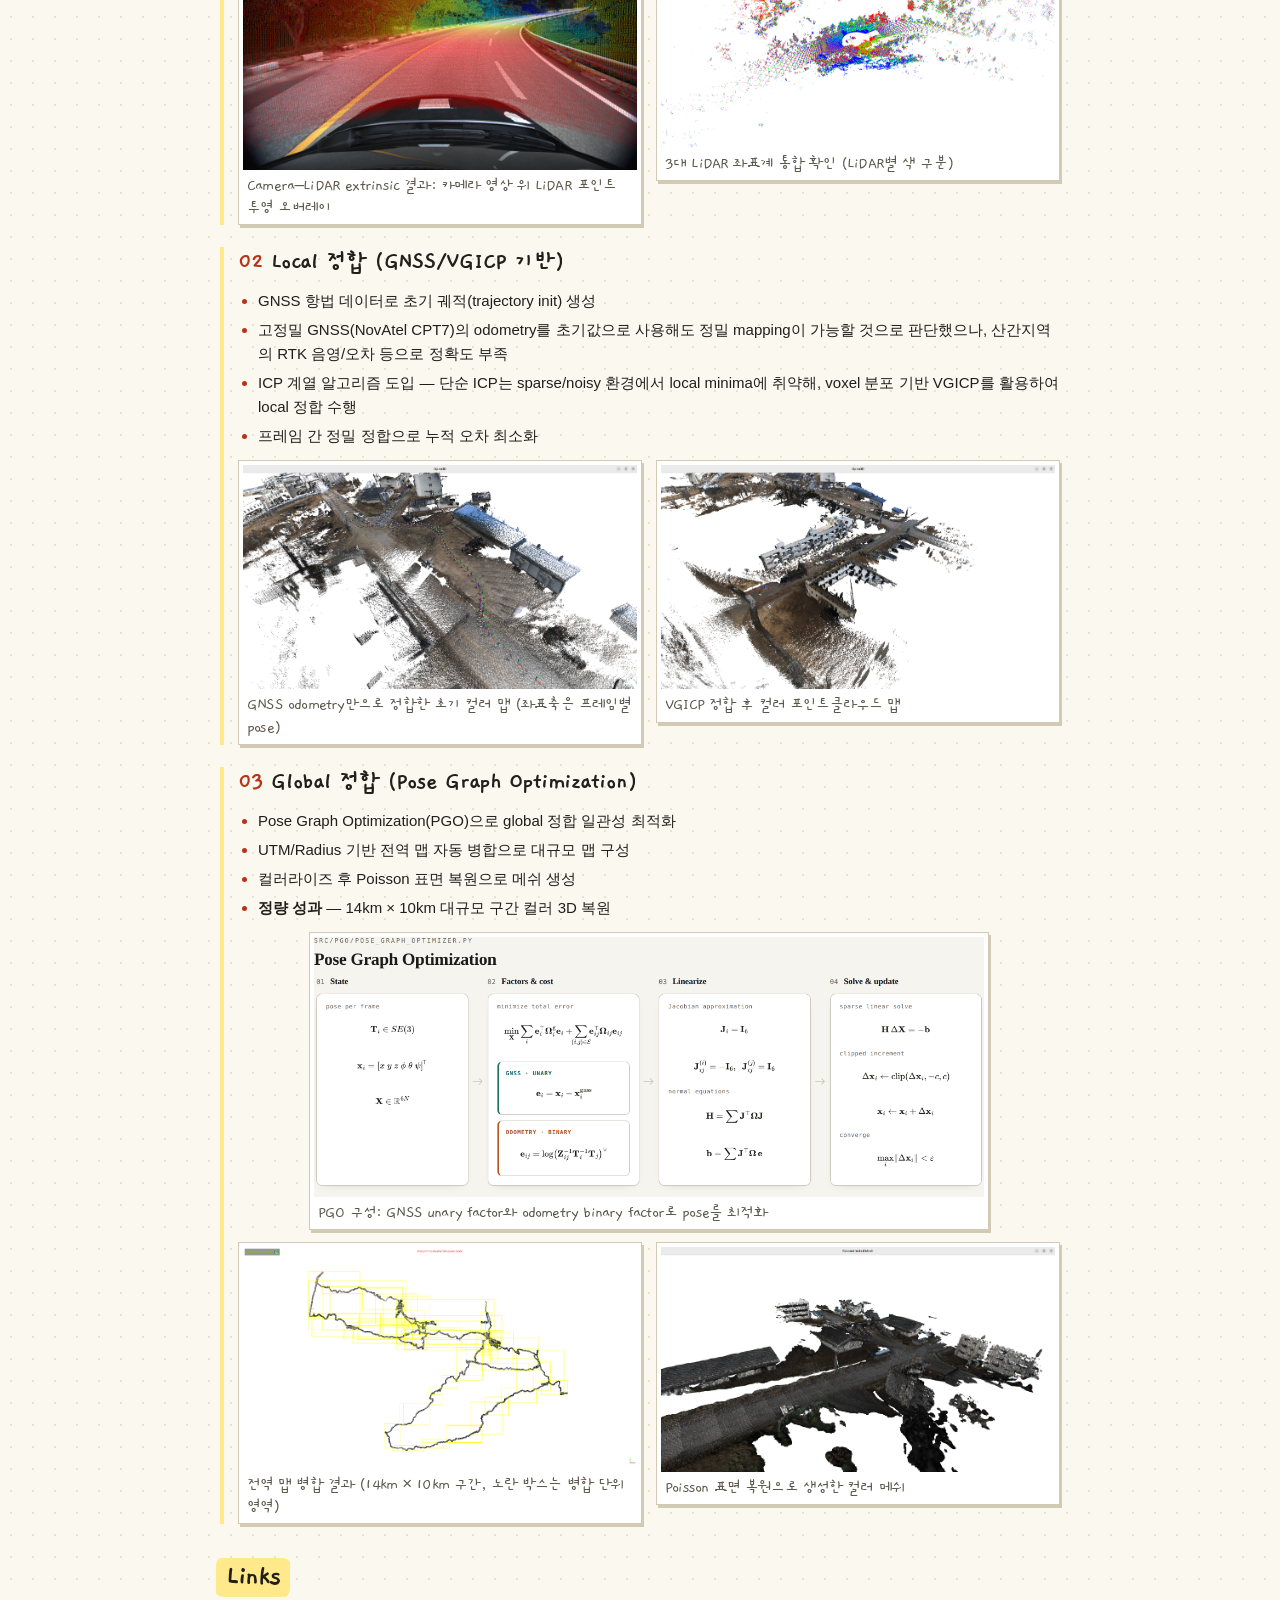
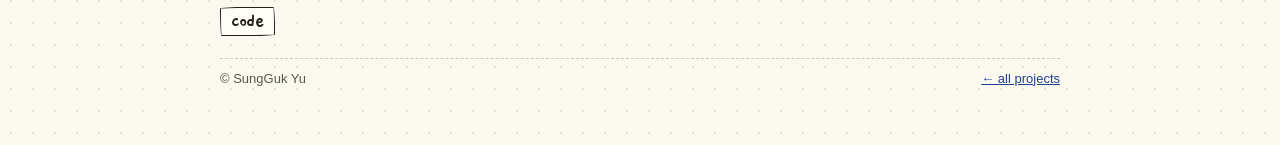
<file: projects/gnss-offline-slam/index.html>
<!doctype html>
<html lang="ko">
<head>
<meta charset="utf-8">
<meta name="viewport" content="width=device-width, initial-scale=1">
<meta name="author" content="SungGuk Yu">
<meta name="description" content="Pipeline that builds colorized 3D point-cloud maps and meshes from multi-LiDAR/camera/GNSS vehicle data (LiDAR-camera colorization, VGICP, PGO, Poisson).">
<meta name="theme-color" content="#fbf8f0" media="(prefers-color-scheme: light)">
<meta name="theme-color" content="#1d1c19" media="(prefers-color-scheme: dark)">
<meta property="og:site_name" content="SungGuk Yu">
<meta property="og:title" content="GNSS 기반 오프라인 3D Reconstruction 개발">
<meta property="og:description" content="Pipeline that builds colorized 3D point-cloud maps and meshes from multi-LiDAR/camera/GNSS vehicle data (LiDAR-camera colorization, VGICP, PGO, Poisson).">
<meta property="og:image" content="/authors/admin/profile.jpg">
<meta property="twitter:card" content="summary">
<script>try { var t = localStorage.getItem("sg.theme"); if (t === "light" || t === "dark") document.documentElement.dataset.theme = t; } catch (e) {}</script>
<title>GNSS 기반 오프라인 3D Reconstruction 개발 | SungGuk Yu</title>
<link rel="icon" href="data:image/svg+xml,%3Csvg xmlns='http://www.w3.org/2000/svg' viewBox='0 0 32 32'%3E%3Ccircle cx='16' cy='16' r='14' fill='%23c0391f'/%3E%3Ccircle cx='16' cy='16' r='8' fill='none' stroke='white' stroke-width='2.5'/%3E%3Ccircle cx='16' cy='16' r='2.5' fill='white'/%3E%3C/svg%3E">
<link rel="preconnect" href="https://fonts.googleapis.com">
<link rel="preconnect" href="https://fonts.gstatic.com" crossorigin>
<link rel="stylesheet" href="https://fonts.googleapis.com/css2?family=Gaegu:wght@400;700&display=swap">
<link rel="stylesheet" href="/css/site.css?v=1">
</head>
<body>
<div class="wrap">
  <header class="mast">
    <div>
      <h1><a href="/">SungGuk Yu</a></h1>
      <p class="tagline">Robotics Researcher · SLAM, Sensor Fusion, Sensor Calibration</p>
    </div>
    <button class="themebtn" id="themeBtn" type="button">◐ Auto</button>
  </header>

  <nav class="toolbar" aria-label="Sections">
    <div class="seg">
      <a href="/">Home</a>
      <a href="/projects/" aria-current="page">Projects</a>
      <a href="/#publications">Publications</a>
      <a href="/cv/CV_SungGukYu.pdf">CV</a>
    </div>
  </nav>

  <main>
    <p class="back"><a href="/projects/">← Back to Projects</a></p>
    <header class="proj-head">
      <h1 class="proj-title">GNSS 기반 오프라인 3D Reconstruction 개발</h1>
      <p class="proj-sub">GNSS-based Offline Colored 3D Reconstruction</p>
      <div class="meta"><span class="grp"><span class="venue">2025</span></span><span class="grp"><span>Personal Project</span></span></div>
      <div class="chips"><span class="chip">3D Reconstruction</span><span class="chip">GNSS</span><span class="chip">Multi-LiDAR</span><span class="chip">Colorization</span><span class="chip">VGICP</span><span class="chip">PGO</span></div>
    </header>

    <section class="section">
      <h2 class="section-head"><span>Overview</span></h2>
      <div class="prose">
        <p>본 연구는 다중 LiDAR(Ouster×3), 카메라(Blackfly), GNSS 센서를 탑재한 차량으로 수집한 rosbag 데이터를 입력받아, 컬러라이즈된 3D 포인트클라우드 맵과 메쉬를 생성하는 파이프라인을 구축하는 것을 목적으로 한다.</p>
        <p>LiDAR 포인트에 카메라 색상을 투영하고 GNSS 궤적으로 글로벌 좌표계에 정합한 뒤, VGICP/PGO로 정밀도를 높이고 NKSR/Poisson으로 표면을 재구성한다. 전체 과정은 rosbag 추출, 검증 → 궤적 시각화 → 컬러라이즈 → 맵 병합, 메쉬화의 4단계로 모듈화되어 있다.</p>
      </div>
      <div class="figs one">
        <figure class="figure"><img loading="lazy" src="images/fig03.png" alt="4단계 처리 파이프라인"><figcaption>4단계 처리 파이프라인 (추출·검증 → 캘리브레이션·궤적 → 컬러라이즈 → 전역 병합·메쉬)</figcaption></figure>
      </div>
    </section>

    <section class="section">
      <h2 class="section-head"><span>Scope</span><span>참여 연구 항목</span></h2>
      <ul class="bullets">
        <li>LiDAR–Camera colorization</li>
        <li>GNSS/VGICP 기반 로컬 정합</li>
        <li>PGO 글로벌 정합</li>
        <li>글로벌 맵 병합 및 메쉬 재구성</li>
      </ul>
    </section>

    <section class="section">
      <h2 class="section-head"><span>My Role</span></h2>

      <div class="role">
        <h3><span class="num">01</span>멀티센서 캘리브레이션</h3>
        <ul class="bullets">
          <li>Camera–LiDAR extrinsic 캘리브레이션 후 투영 오버레이로 정합 검증</li>
          <li>3대 LiDAR 간(LiDAR–LiDAR) 외부 캘리브레이션으로 좌표계 통합</li>
          <li>LiDAR–IMU 캘리브레이션으로 모션 보정(deskew) 기반 마련</li>
        </ul>
        <div class="figs">
          <figure class="figure"><img loading="lazy" src="images/fig08.png" alt="Camera–LiDAR extrinsic 캘리브레이션 결과"><figcaption>Camera–LiDAR extrinsic 결과: 카메라 영상 위 LiDAR 포인트 투영 오버레이</figcaption></figure>
          <figure class="figure"><img loading="lazy" src="images/fig05.png" alt="3대 LiDAR 좌표계 통합 확인"><figcaption>3대 LiDAR 좌표계 통합 확인 (LiDAR별 색 구분)</figcaption></figure>
        </div>
      </div>

      <div class="role">
        <h3><span class="num">02</span>Local 정합 (GNSS/VGICP 기반)</h3>
        <ul class="bullets">
          <li>GNSS 항법 데이터로 초기 궤적(trajectory init) 생성</li>
          <li>고정밀 GNSS(NovAtel CPT7)의 odometry를 초기값으로 사용해도 정밀 mapping이 가능할 것으로 판단했으나, 산간지역의 RTK 음영/오차 등으로 정확도 부족</li>
          <li>ICP 계열 알고리즘 도입 — 단순 ICP는 sparse/noisy 환경에서 local minima에 취약해, voxel 분포 기반 VGICP를 활용하여 local 정합 수행</li>
          <li>프레임 간 정밀 정합으로 누적 오차 최소화</li>
        </ul>
        <div class="figs">
          <figure class="figure"><img loading="lazy" src="images/fig02.png" alt="GNSS odometry만으로 정합한 초기 맵"><figcaption>GNSS odometry만으로 정합한 초기 컬러 맵 (좌표축은 프레임별 pose)</figcaption></figure>
          <figure class="figure"><img loading="lazy" src="images/fig06.png" alt="VGICP 정합 결과"><figcaption>VGICP 정합 후 컬러 포인트클라우드 맵</figcaption></figure>
        </div>
      </div>

      <div class="role">
        <h3><span class="num">03</span>Global 정합 (Pose Graph Optimization)</h3>
        <ul class="bullets">
          <li>Pose Graph Optimization(PGO)으로 global 정합 일관성 최적화</li>
          <li>UTM/Radius 기반 전역 맵 자동 병합으로 대규모 맵 구성</li>
          <li>컬러라이즈 후 Poisson 표면 복원으로 메쉬 생성</li>
          <li><strong>정량 성과</strong> — 14km × 10km 대규모 구간 컬러 3D 복원</li>
        </ul>
        <div class="figs one">
          <figure class="figure"><img loading="lazy" src="images/fig04.png" alt="Pose Graph Optimization 수식 구성"><figcaption>PGO 구성: GNSS unary factor와 odometry binary factor로 pose를 최적화</figcaption></figure>
        </div>
        <div class="figs">
          <figure class="figure"><img loading="lazy" src="images/fig01.png" alt="전역 맵 병합 결과"><figcaption>전역 맵 병합 결과 (14km × 10km 구간, 노란 박스는 병합 단위 영역)</figcaption></figure>
          <figure class="figure"><img loading="lazy" src="images/fig07.png" alt="Poisson 표면 복원 메쉬"><figcaption>Poisson 표면 복원으로 생성한 컬러 메쉬</figcaption></figure>
        </div>
      </div>
    </section>

    <section class="section">
      <h2 class="section-head"><span>Links</span></h2>
      <div class="links"><a href="https://github.com/meteor0108/colorized-3d-mapping" target="_blank" rel="noopener">code</a></div>
    </section>
  </main>

  <footer class="foot">
    <span>© SungGuk Yu</span>
    <a href="/projects/">← all projects</a>
  </footer>
</div>
<script src="/js/site.js?v=1"></script>
</body>
</html>
</file>
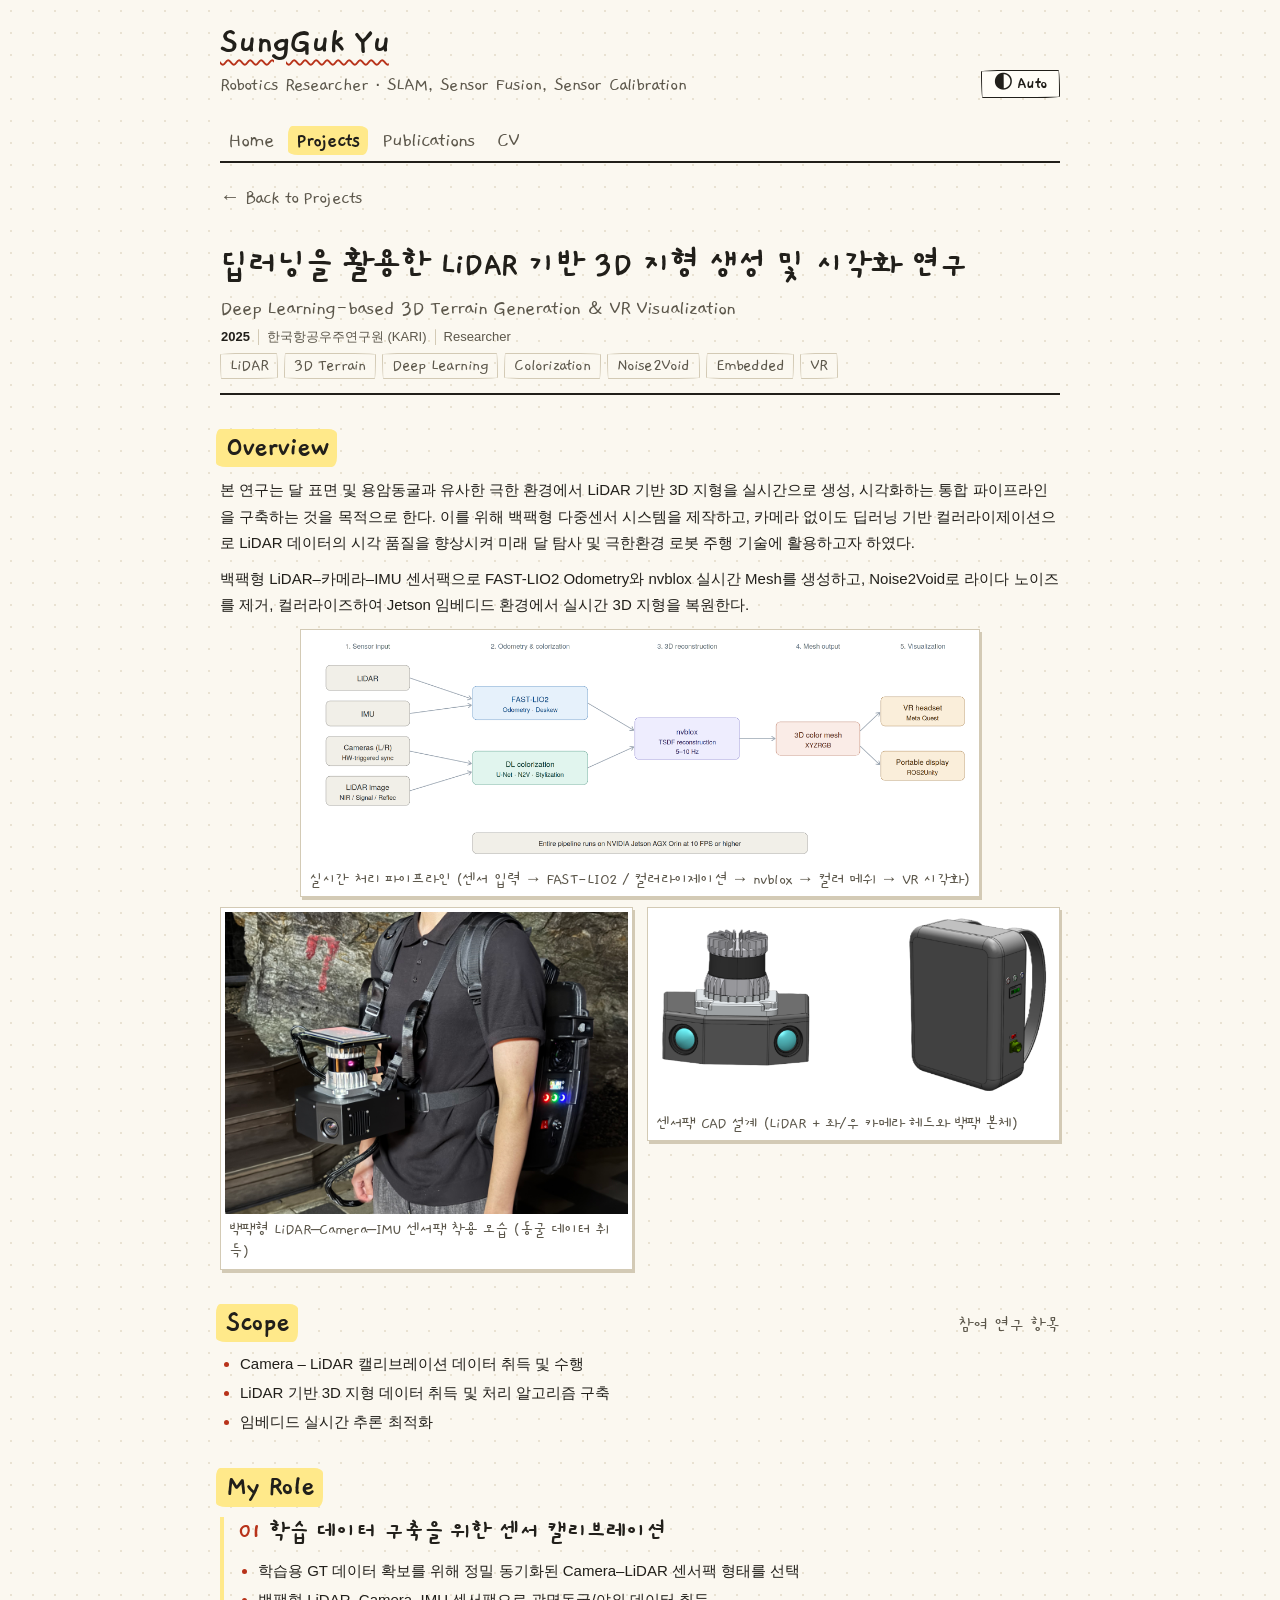
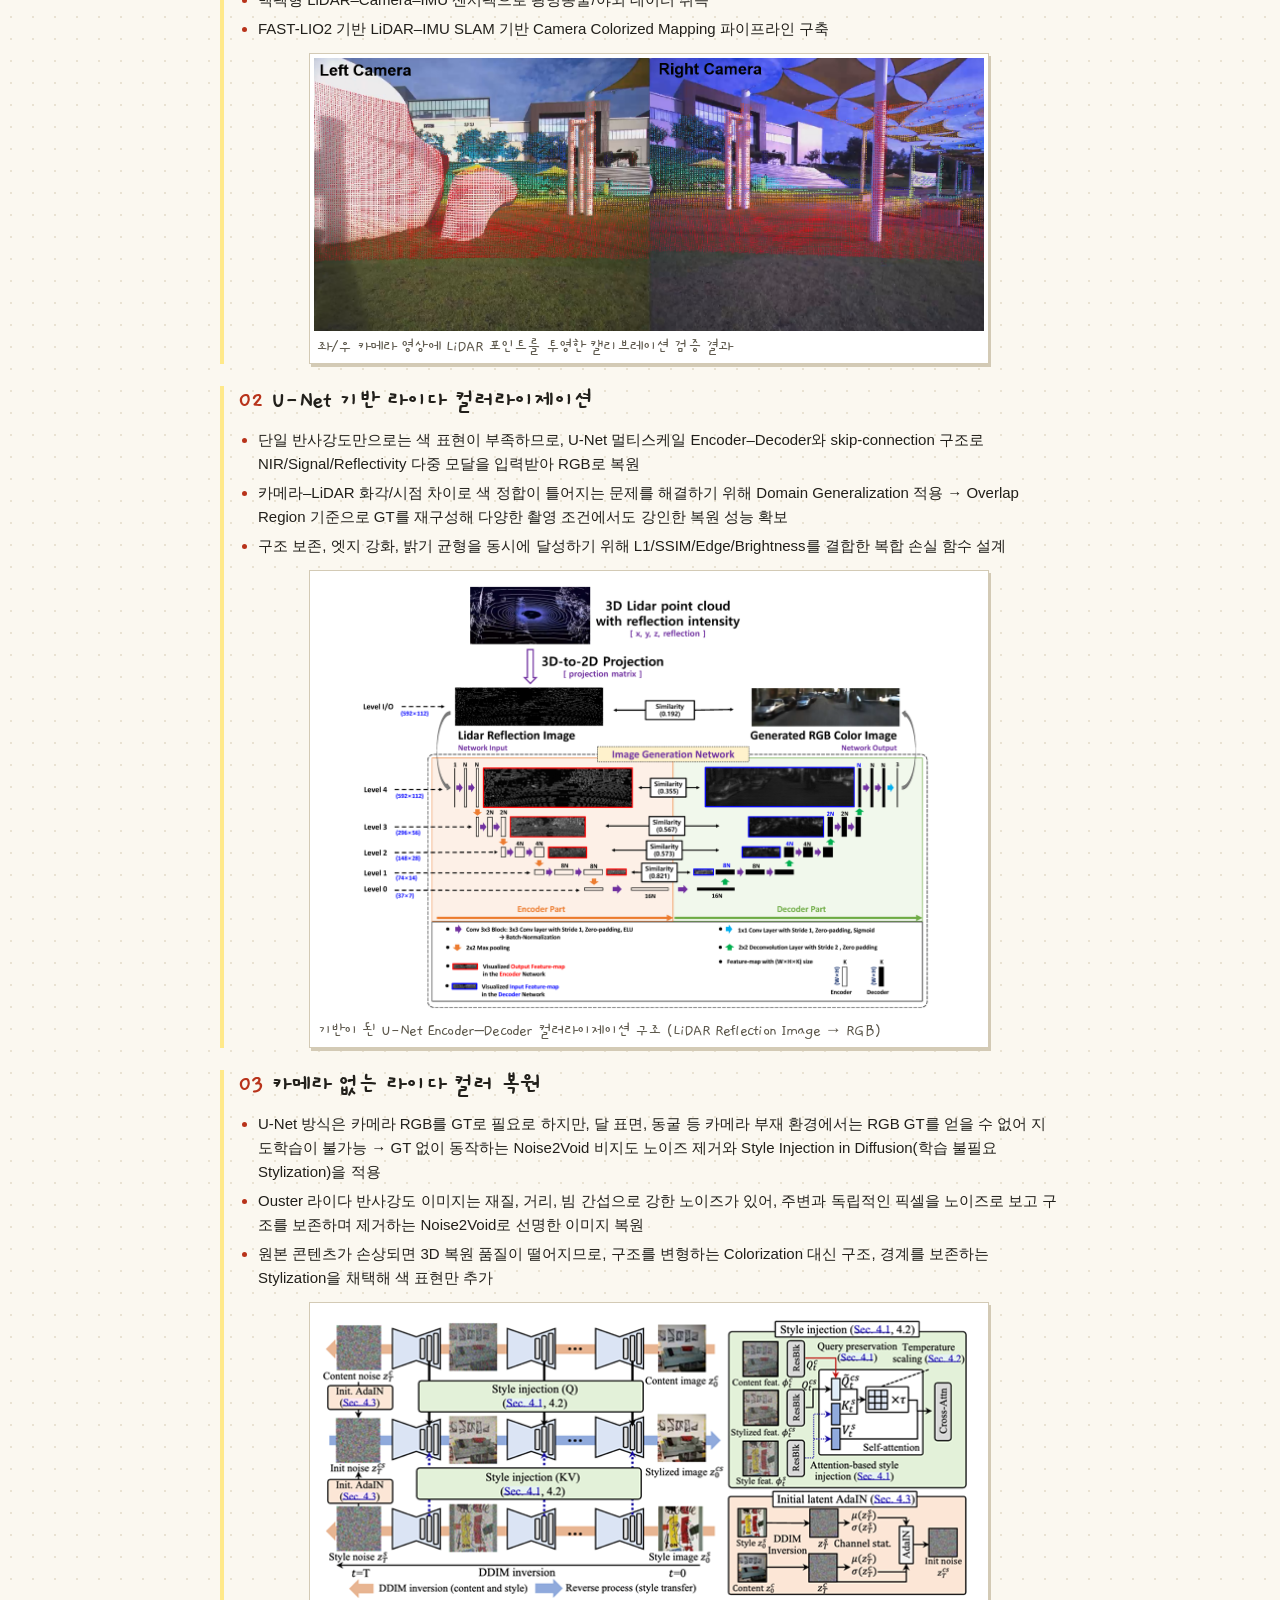
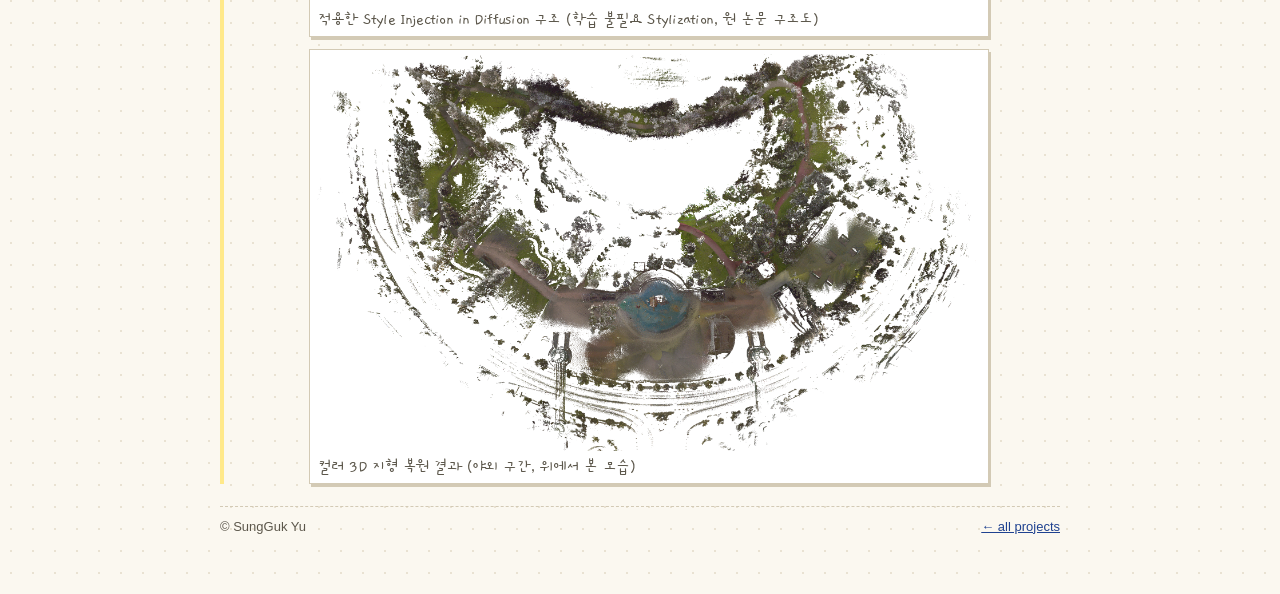
<file: projects/lidar-terrain/index.html>
<!doctype html>
<html lang="ko">
<head>
<meta charset="utf-8">
<meta name="viewport" content="width=device-width, initial-scale=1">
<meta name="author" content="SungGuk Yu">
<meta name="description" content="Real-time LiDAR-based 3D terrain generation and VR visualization for lunar-analog environments, with camera-free deep-learning colorization.">
<meta name="theme-color" content="#fbf8f0" media="(prefers-color-scheme: light)">
<meta name="theme-color" content="#1d1c19" media="(prefers-color-scheme: dark)">
<meta property="og:site_name" content="SungGuk Yu">
<meta property="og:title" content="딥러닝을 활용한 LiDAR 기반 3D 지형 생성 및 시각화 연구">
<meta property="og:description" content="Real-time LiDAR-based 3D terrain generation and VR visualization for lunar-analog environments, with camera-free deep-learning colorization.">
<meta property="og:image" content="/authors/admin/profile.jpg">
<meta property="twitter:card" content="summary">
<script>try { var t = localStorage.getItem("sg.theme"); if (t === "light" || t === "dark") document.documentElement.dataset.theme = t; } catch (e) {}</script>
<title>딥러닝을 활용한 LiDAR 기반 3D 지형 생성 및 시각화 연구 | SungGuk Yu</title>
<link rel="icon" href="data:image/svg+xml,%3Csvg xmlns='http://www.w3.org/2000/svg' viewBox='0 0 32 32'%3E%3Ccircle cx='16' cy='16' r='14' fill='%23c0391f'/%3E%3Ccircle cx='16' cy='16' r='8' fill='none' stroke='white' stroke-width='2.5'/%3E%3Ccircle cx='16' cy='16' r='2.5' fill='white'/%3E%3C/svg%3E">
<link rel="preconnect" href="https://fonts.googleapis.com">
<link rel="preconnect" href="https://fonts.gstatic.com" crossorigin>
<link rel="stylesheet" href="https://fonts.googleapis.com/css2?family=Gaegu:wght@400;700&display=swap">
<link rel="stylesheet" href="/css/site.css?v=1">
</head>
<body>
<div class="wrap">
  <header class="mast">
    <div>
      <h1><a href="/">SungGuk Yu</a></h1>
      <p class="tagline">Robotics Researcher · SLAM, Sensor Fusion, Sensor Calibration</p>
    </div>
    <button class="themebtn" id="themeBtn" type="button">◐ Auto</button>
  </header>

  <nav class="toolbar" aria-label="Sections">
    <div class="seg">
      <a href="/">Home</a>
      <a href="/projects/" aria-current="page">Projects</a>
      <a href="/#publications">Publications</a>
      <a href="/cv/CV_SungGukYu.pdf">CV</a>
    </div>
  </nav>

  <main>
    <p class="back"><a href="/projects/">← Back to Projects</a></p>
    <header class="proj-head">
      <h1 class="proj-title">딥러닝을 활용한 LiDAR 기반 3D 지형 생성 및 시각화 연구</h1>
      <p class="proj-sub">Deep Learning-based 3D Terrain Generation &amp; VR Visualization</p>
      <div class="meta"><span class="grp"><span class="venue">2025</span></span><span class="grp"><span>한국항공우주연구원 (KARI)</span></span><span class="grp"><span>Researcher</span></span></div>
      <div class="chips"><span class="chip">LiDAR</span><span class="chip">3D Terrain</span><span class="chip">Deep Learning</span><span class="chip">Colorization</span><span class="chip">Noise2Void</span><span class="chip">Embedded</span><span class="chip">VR</span></div>
    </header>

    <section class="section">
      <h2 class="section-head"><span>Overview</span></h2>
      <div class="prose">
        <p>본 연구는 달 표면 및 용암동굴과 유사한 극한 환경에서 LiDAR 기반 3D 지형을 실시간으로 생성, 시각화하는 통합 파이프라인을 구축하는 것을 목적으로 한다. 이를 위해 백팩형 다중센서 시스템을 제작하고, 카메라 없이도 딥러닝 기반 컬러라이제이션으로 LiDAR 데이터의 시각 품질을 향상시켜 미래 달 탐사 및 극한환경 로봇 주행 기술에 활용하고자 하였다.</p>
        <p>백팩형 LiDAR–카메라–IMU 센서팩으로 FAST-LIO2 Odometry와 nvblox 실시간 Mesh를 생성하고, Noise2Void로 라이다 노이즈를 제거, 컬러라이즈하여 Jetson 임베디드 환경에서 실시간 3D 지형을 복원한다.</p>
      </div>
      <div class="figs one">
        <figure class="figure"><img loading="lazy" src="images/fig04.png" alt="실시간 처리 파이프라인"><figcaption>실시간 처리 파이프라인 (센서 입력 → FAST-LIO2 / 컬러라이제이션 → nvblox → 컬러 메쉬 → VR 시각화)</figcaption></figure>
      </div>
      <div class="figs">
        <figure class="figure"><img loading="lazy" src="images/fig01.jpg" alt="백팩형 LiDAR–Camera–IMU 센서팩 착용 모습"><figcaption>백팩형 LiDAR–Camera–IMU 센서팩 착용 모습 (동굴 데이터 취득)</figcaption></figure>
        <figure class="figure"><img loading="lazy" src="images/fig02.png" alt="센서팩 CAD 설계"><figcaption>센서팩 CAD 설계 (LiDAR + 좌/우 카메라 헤드와 백팩 본체)</figcaption></figure>
      </div>
    </section>

    <section class="section">
      <h2 class="section-head"><span>Scope</span><span>참여 연구 항목</span></h2>
      <ul class="bullets">
        <li>Camera – LiDAR 캘리브레이션 데이터 취득 및 수행</li>
        <li>LiDAR 기반 3D 지형 데이터 취득 및 처리 알고리즘 구축</li>
        <li>임베디드 실시간 추론 최적화</li>
      </ul>
    </section>

    <section class="section">
      <h2 class="section-head"><span>My Role</span></h2>

      <div class="role">
        <h3><span class="num">01</span>학습 데이터 구축을 위한 센서 캘리브레이션</h3>
        <ul class="bullets">
          <li>학습용 GT 데이터 확보를 위해 정밀 동기화된 Camera–LiDAR 센서팩 형태를 선택</li>
          <li>백팩형 LiDAR–Camera–IMU 센서팩으로 광명동굴/야외 데이터 취득</li>
          <li>FAST-LIO2 기반 LiDAR–IMU SLAM 기반 Camera Colorized Mapping 파이프라인 구축</li>
        </ul>
        <div class="figs one">
          <figure class="figure"><img loading="lazy" src="images/fig03.png" alt="좌/우 카메라 영상에 LiDAR 포인트 투영"><figcaption>좌/우 카메라 영상에 LiDAR 포인트를 투영한 캘리브레이션 검증 결과</figcaption></figure>
        </div>
      </div>

      <div class="role">
        <h3><span class="num">02</span>U-Net 기반 라이다 컬러라이제이션</h3>
        <ul class="bullets">
          <li>단일 반사강도만으로는 색 표현이 부족하므로, U-Net 멀티스케일 Encoder–Decoder와 skip-connection 구조로 NIR/Signal/Reflectivity 다중 모달을 입력받아 RGB로 복원</li>
          <li>카메라–LiDAR 화각/시점 차이로 색 정합이 틀어지는 문제를 해결하기 위해 Domain Generalization 적용 → Overlap Region 기준으로 GT를 재구성해 다양한 촬영 조건에서도 강인한 복원 성능 확보</li>
          <li>구조 보존, 엣지 강화, 밝기 균형을 동시에 달성하기 위해 L1/SSIM/Edge/Brightness를 결합한 복합 손실 함수 설계</li>
        </ul>
        <div class="figs one">
          <figure class="figure"><img loading="lazy" src="images/fig07.png" alt="U-Net 기반 LiDAR 컬러라이제이션 네트워크 구조"><figcaption>기반이 된 U-Net Encoder–Decoder 컬러라이제이션 구조 (LiDAR Reflection Image → RGB)</figcaption></figure>
        </div>
      </div>

      <div class="role">
        <h3><span class="num">03</span>카메라 없는 라이다 컬러 복원</h3>
        <ul class="bullets">
          <li>U-Net 방식은 카메라 RGB를 GT로 필요로 하지만, 달 표면, 동굴 등 카메라 부재 환경에서는 RGB GT를 얻을 수 없어 지도학습이 불가능 → GT 없이 동작하는 Noise2Void 비지도 노이즈 제거와 Style Injection in Diffusion(학습 불필요 Stylization)을 적용</li>
          <li>Ouster 라이다 반사강도 이미지는 재질, 거리, 빔 간섭으로 강한 노이즈가 있어, 주변과 독립적인 픽셀을 노이즈로 보고 구조를 보존하며 제거하는 Noise2Void로 선명한 이미지 복원</li>
          <li>원본 콘텐츠가 손상되면 3D 복원 품질이 떨어지므로, 구조를 변형하는 Colorization 대신 구조, 경계를 보존하는 Stylization을 채택해 색 표현만 추가</li>
        </ul>
        <div class="figs one">
          <figure class="figure"><img loading="lazy" src="images/fig06.png" alt="Style Injection in Diffusion 구조"><figcaption>적용한 Style Injection in Diffusion 구조 (학습 불필요 Stylization, 원 논문 구조도)</figcaption></figure>
        </div>
        <div class="figs one">
          <figure class="figure"><img loading="lazy" src="images/fig05.png" alt="컬러 3D 지형 복원 결과"><figcaption>컬러 3D 지형 복원 결과 (야외 구간, 위에서 본 모습)</figcaption></figure>
        </div>
      </div>
    </section>
  </main>

  <footer class="foot">
    <span>© SungGuk Yu</span>
    <a href="/projects/">← all projects</a>
  </footer>
</div>
<script src="/js/site.js?v=1"></script>
</body>
</html>
</file>
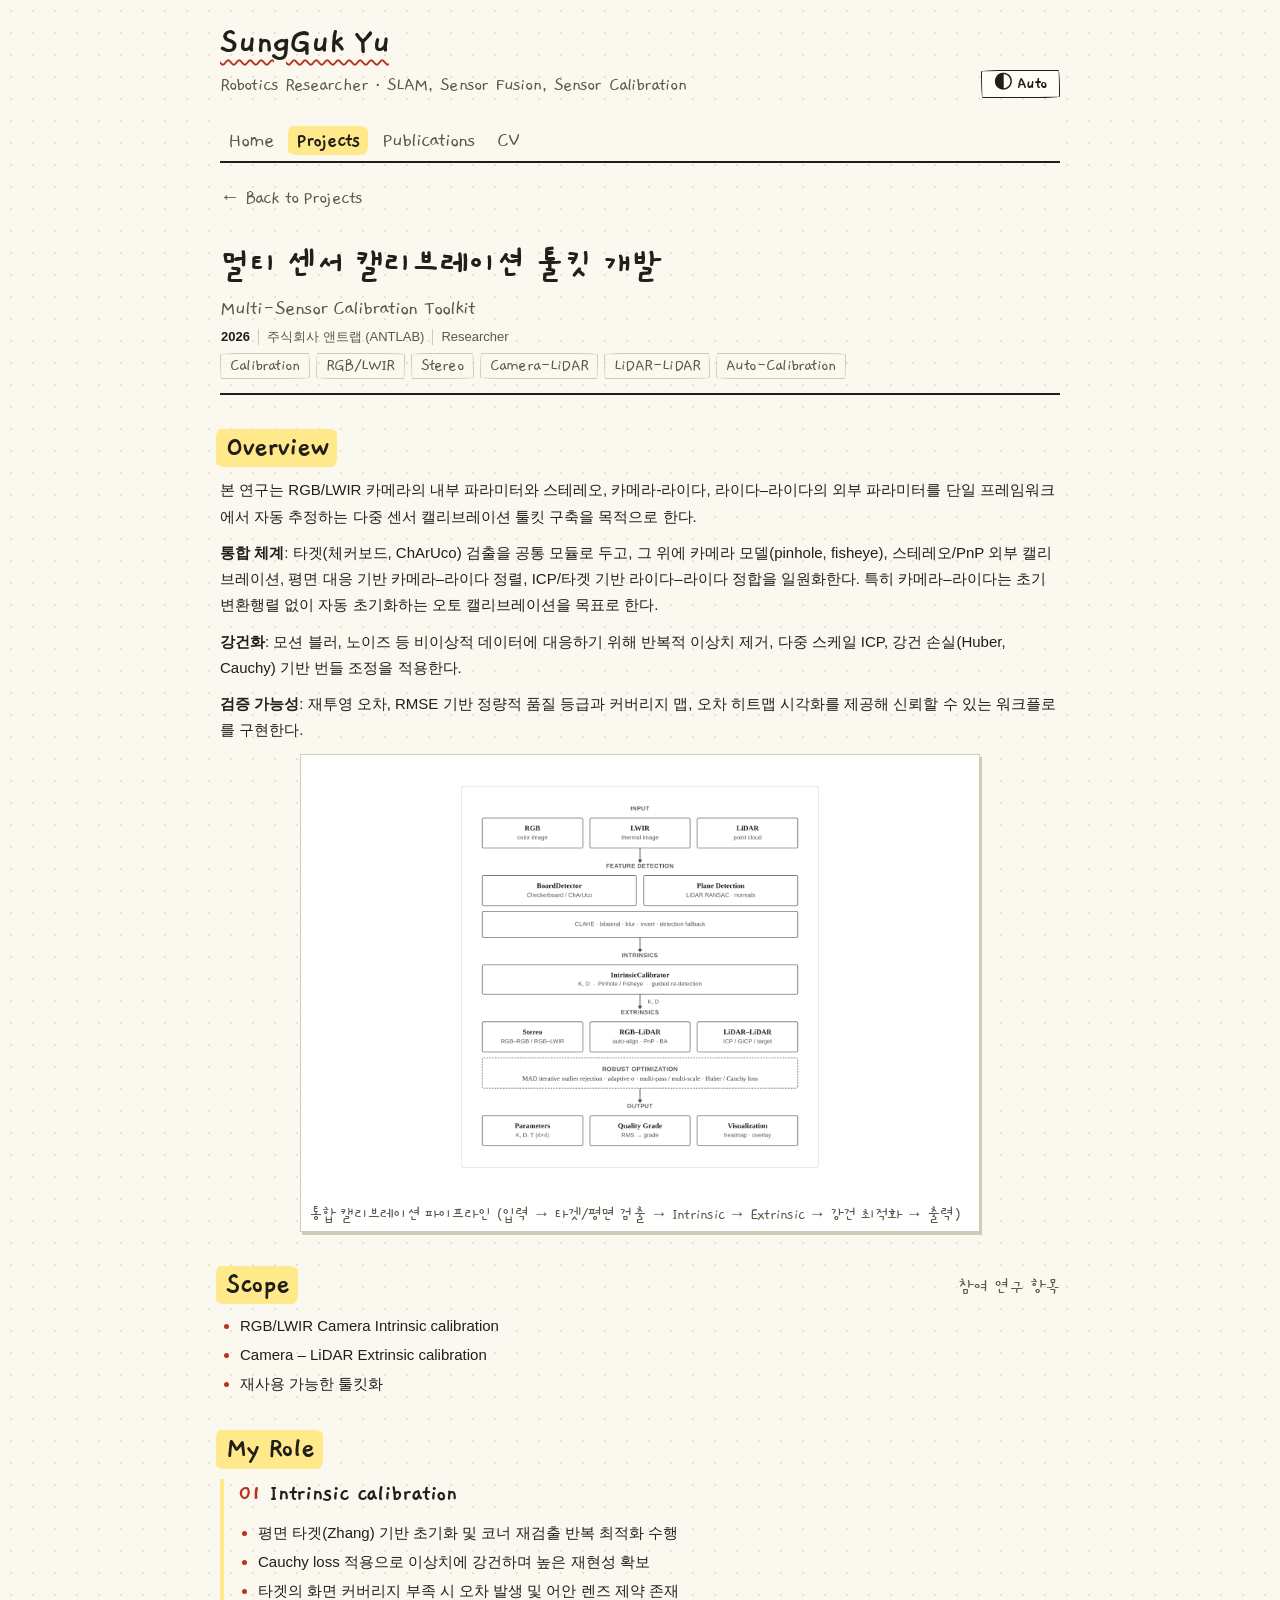
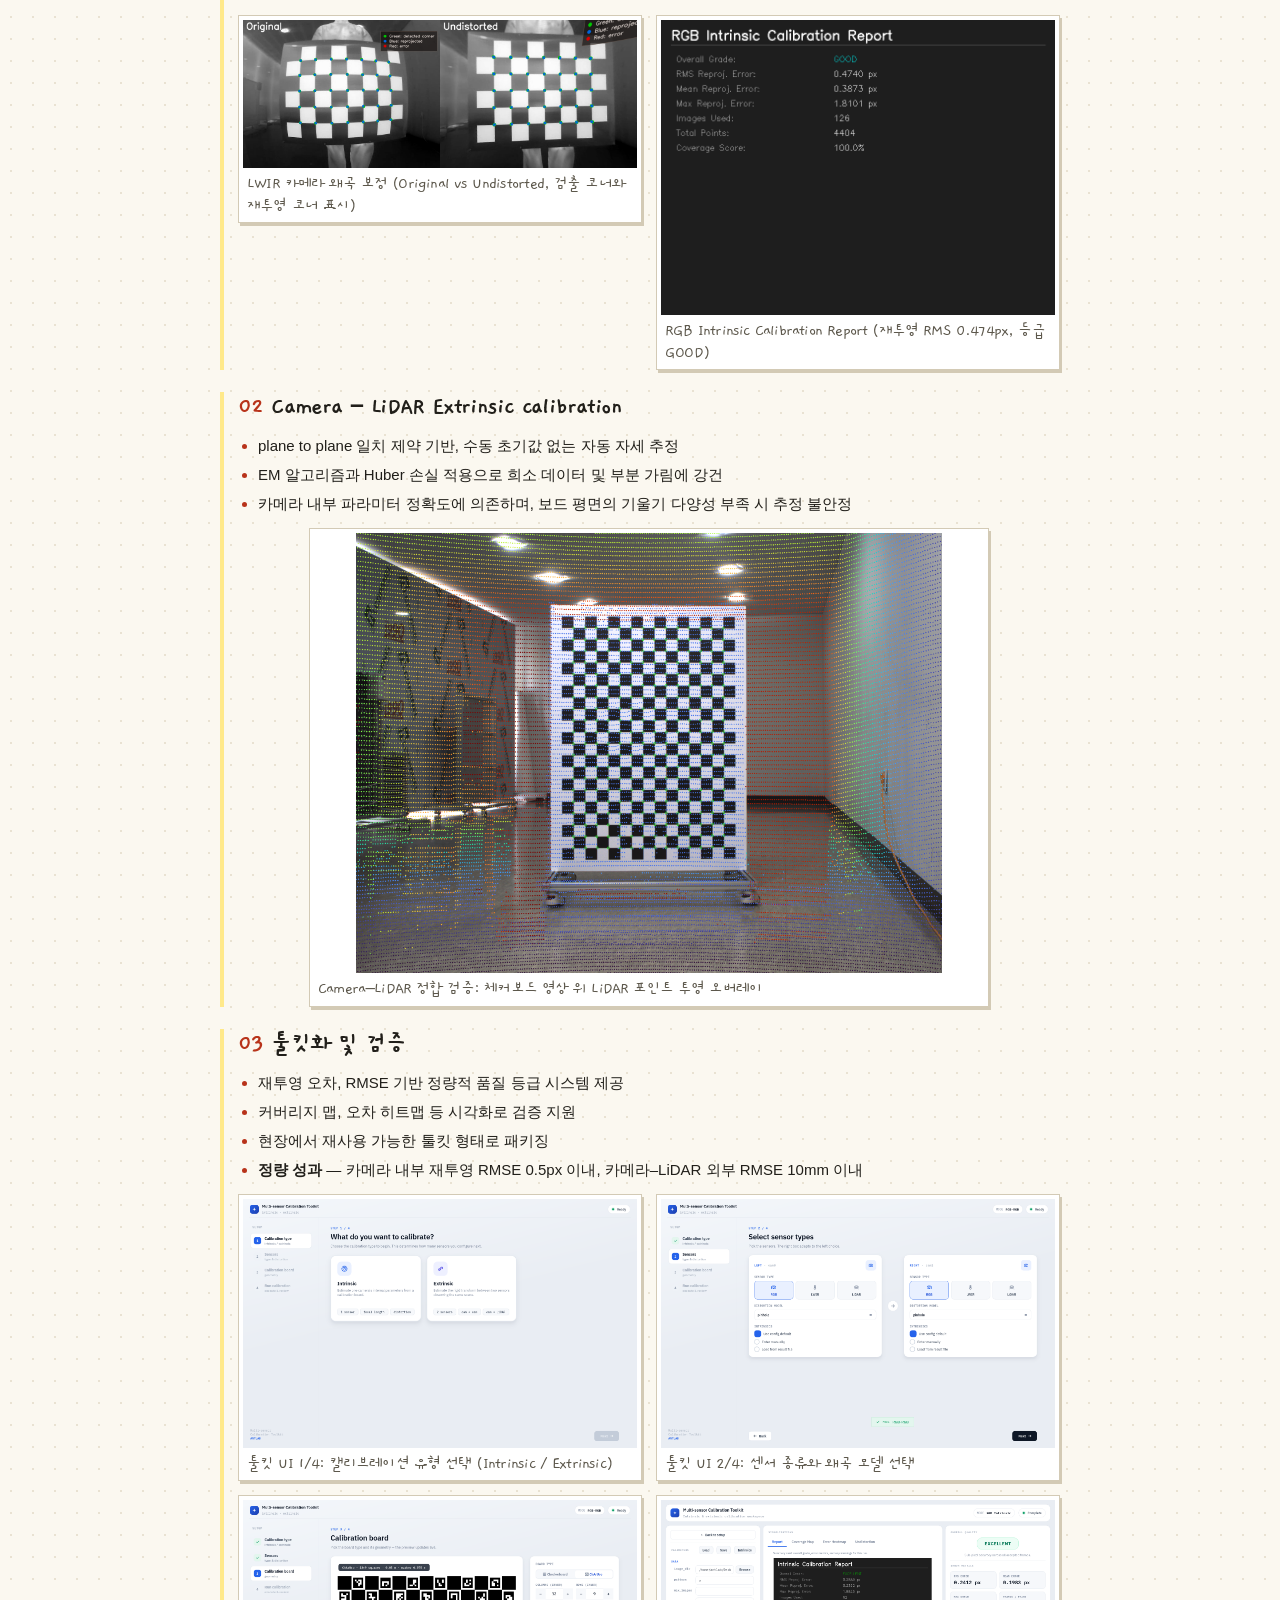
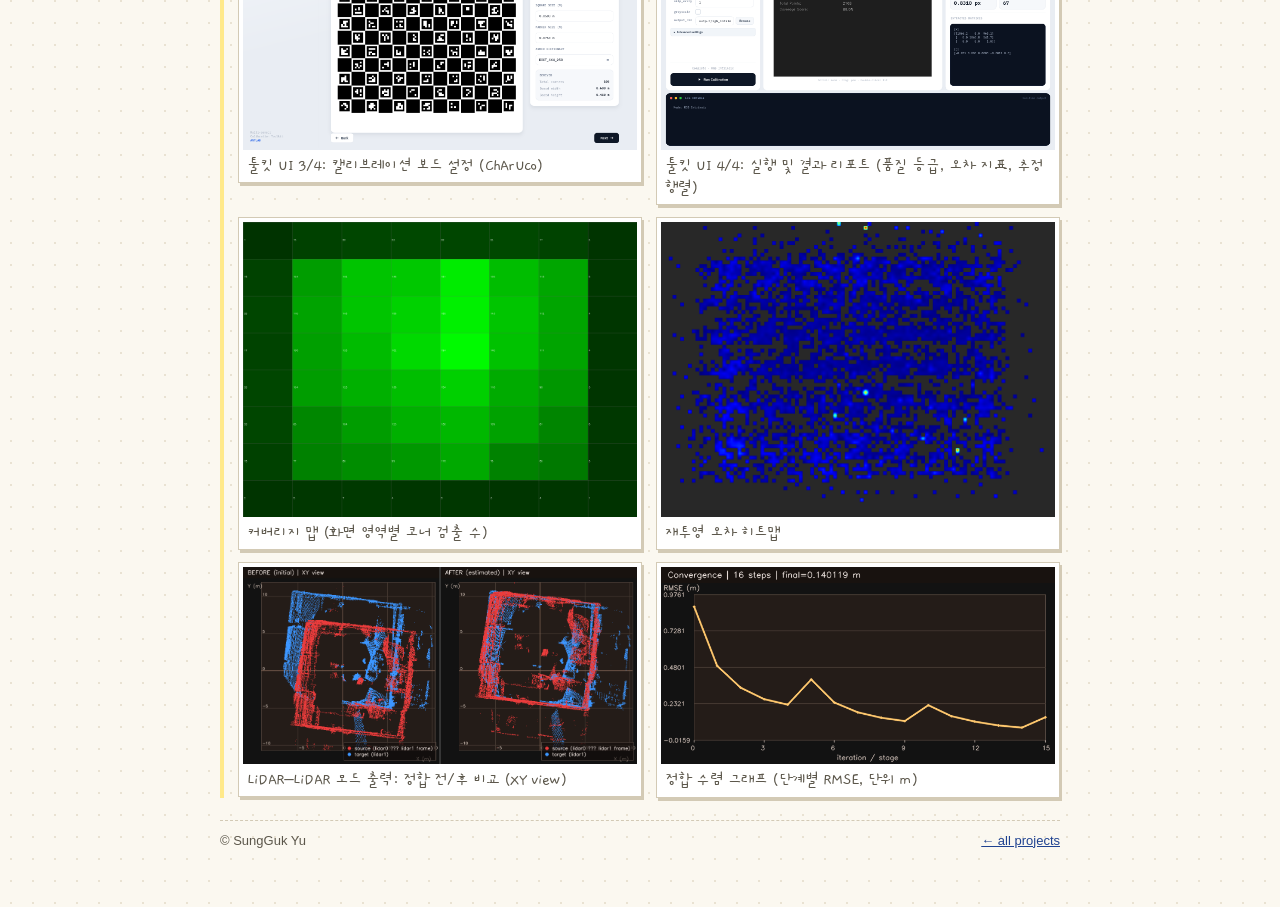
<file: projects/multi-sensor-calibration/index.html>
<!doctype html>
<html lang="ko">
<head>
<meta charset="utf-8">
<meta name="viewport" content="width=device-width, initial-scale=1">
<meta name="author" content="SungGuk Yu">
<meta name="description" content="Integrated multi-sensor calibration pipeline covering RGB/LWIR camera intrinsics and Stereo, Camera-LiDAR, and LiDAR-LiDAR extrinsics.">
<meta name="theme-color" content="#fbf8f0" media="(prefers-color-scheme: light)">
<meta name="theme-color" content="#1d1c19" media="(prefers-color-scheme: dark)">
<meta property="og:site_name" content="SungGuk Yu">
<meta property="og:title" content="멀티 센서 캘리브레이션 툴킷 개발">
<meta property="og:description" content="Integrated multi-sensor calibration pipeline covering RGB/LWIR camera intrinsics and Stereo, Camera-LiDAR, and LiDAR-LiDAR extrinsics.">
<meta property="og:image" content="/authors/admin/profile.jpg">
<meta property="twitter:card" content="summary">
<script>try { var t = localStorage.getItem("sg.theme"); if (t === "light" || t === "dark") document.documentElement.dataset.theme = t; } catch (e) {}</script>
<title>멀티 센서 캘리브레이션 툴킷 개발 | SungGuk Yu</title>
<link rel="icon" href="data:image/svg+xml,%3Csvg xmlns='http://www.w3.org/2000/svg' viewBox='0 0 32 32'%3E%3Ccircle cx='16' cy='16' r='14' fill='%23c0391f'/%3E%3Ccircle cx='16' cy='16' r='8' fill='none' stroke='white' stroke-width='2.5'/%3E%3Ccircle cx='16' cy='16' r='2.5' fill='white'/%3E%3C/svg%3E">
<link rel="preconnect" href="https://fonts.googleapis.com">
<link rel="preconnect" href="https://fonts.gstatic.com" crossorigin>
<link rel="stylesheet" href="https://fonts.googleapis.com/css2?family=Gaegu:wght@400;700&display=swap">
<link rel="stylesheet" href="/css/site.css?v=1">
</head>
<body>
<div class="wrap">
  <header class="mast">
    <div>
      <h1><a href="/">SungGuk Yu</a></h1>
      <p class="tagline">Robotics Researcher · SLAM, Sensor Fusion, Sensor Calibration</p>
    </div>
    <button class="themebtn" id="themeBtn" type="button">◐ Auto</button>
  </header>

  <nav class="toolbar" aria-label="Sections">
    <div class="seg">
      <a href="/">Home</a>
      <a href="/projects/" aria-current="page">Projects</a>
      <a href="/#publications">Publications</a>
      <a href="/cv/CV_SungGukYu.pdf">CV</a>
    </div>
  </nav>

  <main>
    <p class="back"><a href="/projects/">← Back to Projects</a></p>
    <header class="proj-head">
      <h1 class="proj-title">멀티 센서 캘리브레이션 툴킷 개발</h1>
      <p class="proj-sub">Multi-Sensor Calibration Toolkit</p>
      <div class="meta"><span class="grp"><span class="venue">2026</span></span><span class="grp"><span>주식회사 앤트랩 (ANTLAB)</span></span><span class="grp"><span>Researcher</span></span></div>
      <div class="chips"><span class="chip">Calibration</span><span class="chip">RGB/LWIR</span><span class="chip">Stereo</span><span class="chip">Camera-LiDAR</span><span class="chip">LiDAR-LiDAR</span><span class="chip">Auto-Calibration</span></div>
    </header>

    <section class="section">
      <h2 class="section-head"><span>Overview</span></h2>
      <div class="prose">
        <p>본 연구는 RGB/LWIR 카메라의 내부 파라미터와 스테레오, 카메라-라이다, 라이다–라이다의 외부 파라미터를 단일 프레임워크에서 자동 추정하는 다중 센서 캘리브레이션 툴킷 구축을 목적으로 한다.</p>
        <p><strong>통합 체계</strong>: 타겟(체커보드, ChArUco) 검출을 공통 모듈로 두고, 그 위에 카메라 모델(pinhole, fisheye), 스테레오/PnP 외부 캘리브레이션, 평면 대응 기반 카메라–라이다 정렬, ICP/타겟 기반 라이다–라이다 정합을 일원화한다. 특히 카메라–라이다는 초기 변환행렬 없이 자동 초기화하는 오토 캘리브레이션을 목표로 한다.</p>
        <p><strong>강건화</strong>: 모션 블러, 노이즈 등 비이상적 데이터에 대응하기 위해 반복적 이상치 제거, 다중 스케일 ICP, 강건 손실(Huber, Cauchy) 기반 번들 조정을 적용한다.</p>
        <p><strong>검증 가능성</strong>: 재투영 오차, RMSE 기반 정량적 품질 등급과 커버리지 맵, 오차 히트맵 시각화를 제공해 신뢰할 수 있는 워크플로를 구현한다.</p>
      </div>
      <div class="figs one">
        <figure class="figure"><img loading="lazy" src="images/fig01.png" alt="통합 캘리브레이션 파이프라인 구조"><figcaption>통합 캘리브레이션 파이프라인 (입력 → 타겟/평면 검출 → Intrinsic → Extrinsic → 강건 최적화 → 출력)</figcaption></figure>
      </div>
    </section>

    <section class="section">
      <h2 class="section-head"><span>Scope</span><span>참여 연구 항목</span></h2>
      <ul class="bullets">
        <li>RGB/LWIR Camera Intrinsic calibration</li>
        <li>Camera – LiDAR Extrinsic calibration</li>
        <li>재사용 가능한 툴킷화</li>
      </ul>
    </section>

    <section class="section">
      <h2 class="section-head"><span>My Role</span></h2>

      <div class="role">
        <h3><span class="num">01</span>Intrinsic calibration</h3>
        <ul class="bullets">
          <li>평면 타겟(Zhang) 기반 초기화 및 코너 재검출 반복 최적화 수행</li>
          <li>Cauchy loss 적용으로 이상치에 강건하며 높은 재현성 확보</li>
          <li>타겟의 화면 커버리지 부족 시 오차 발생 및 어안 렌즈 제약 존재</li>
        </ul>
        <div class="figs">
          <figure class="figure"><img loading="lazy" src="images/fig10.png" alt="LWIR 카메라 Intrinsic 왜곡 보정"><figcaption>LWIR 카메라 왜곡 보정 (Original vs Undistorted, 검출 코너와 재투영 코너 표시)</figcaption></figure>
          <figure class="figure"><img loading="lazy" src="images/fig07.png" alt="RGB Intrinsic Calibration Report"><figcaption>RGB Intrinsic Calibration Report (재투영 RMS 0.474px, 등급 GOOD)</figcaption></figure>
        </div>
      </div>

      <div class="role">
        <h3><span class="num">02</span>Camera – LiDAR Extrinsic calibration</h3>
        <ul class="bullets">
          <li>plane to plane 일치 제약 기반, 수동 초기값 없는 자동 자세 추정</li>
          <li>EM 알고리즘과 Huber 손실 적용으로 희소 데이터 및 부분 가림에 강건</li>
          <li>카메라 내부 파라미터 정확도에 의존하며, 보드 평면의 기울기 다양성 부족 시 추정 불안정</li>
        </ul>
        <div class="figs one">
          <figure class="figure"><img loading="lazy" src="images/fig11.png" alt="Camera–LiDAR 투영 오버레이 정합 검증"><figcaption>Camera–LiDAR 정합 검증: 체커보드 영상 위 LiDAR 포인트 투영 오버레이</figcaption></figure>
        </div>
      </div>

      <div class="role">
        <h3><span class="num">03</span>툴킷화 및 검증</h3>
        <ul class="bullets">
          <li>재투영 오차, RMSE 기반 정량적 품질 등급 시스템 제공</li>
          <li>커버리지 맵, 오차 히트맵 등 시각화로 검증 지원</li>
          <li>현장에서 재사용 가능한 툴킷 형태로 패키징</li>
          <li><strong>정량 성과</strong> — 카메라 내부 재투영 RMSE 0.5px 이내, 카메라–LiDAR 외부 RMSE 10mm 이내</li>
        </ul>
        <div class="figs">
          <figure class="figure"><img loading="lazy" src="images/fig02.png" alt="툴킷 UI 1단계 캘리브레이션 유형 선택"><figcaption>툴킷 UI 1/4: 캘리브레이션 유형 선택 (Intrinsic / Extrinsic)</figcaption></figure>
          <figure class="figure"><img loading="lazy" src="images/fig03.png" alt="툴킷 UI 2단계 센서 구성 선택"><figcaption>툴킷 UI 2/4: 센서 종류와 왜곡 모델 선택</figcaption></figure>
          <figure class="figure"><img loading="lazy" src="images/fig04.png" alt="툴킷 UI 3단계 캘리브레이션 보드 설정"><figcaption>툴킷 UI 3/4: 캘리브레이션 보드 설정 (ChArUco)</figcaption></figure>
          <figure class="figure"><img loading="lazy" src="images/fig06.png" alt="툴킷 UI 4단계 실행 및 결과 리포트"><figcaption>툴킷 UI 4/4: 실행 및 결과 리포트 (품질 등급, 오차 지표, 추정 행렬)</figcaption></figure>
        </div>
        <div class="figs">
          <figure class="figure"><img loading="lazy" src="images/fig05.png" alt="커버리지 맵"><figcaption>커버리지 맵 (화면 영역별 코너 검출 수)</figcaption></figure>
          <figure class="figure"><img loading="lazy" src="images/fig12.png" alt="재투영 오차 히트맵"><figcaption>재투영 오차 히트맵</figcaption></figure>
        </div>
        <div class="figs">
          <figure class="figure"><img loading="lazy" src="images/fig09.png" alt="LiDAR–LiDAR 정합 결과 Before / After"><figcaption>LiDAR–LiDAR 모드 출력: 정합 전/후 비교 (XY view)</figcaption></figure>
          <figure class="figure"><img loading="lazy" src="images/fig08.png" alt="정합 수렴 그래프"><figcaption>정합 수렴 그래프 (단계별 RMSE, 단위 m)</figcaption></figure>
        </div>
      </div>
    </section>
  </main>

  <footer class="foot">
    <span>© SungGuk Yu</span>
    <a href="/projects/">← all projects</a>
  </footer>
</div>
<script src="/js/site.js?v=1"></script>
</body>
</html>
</file>
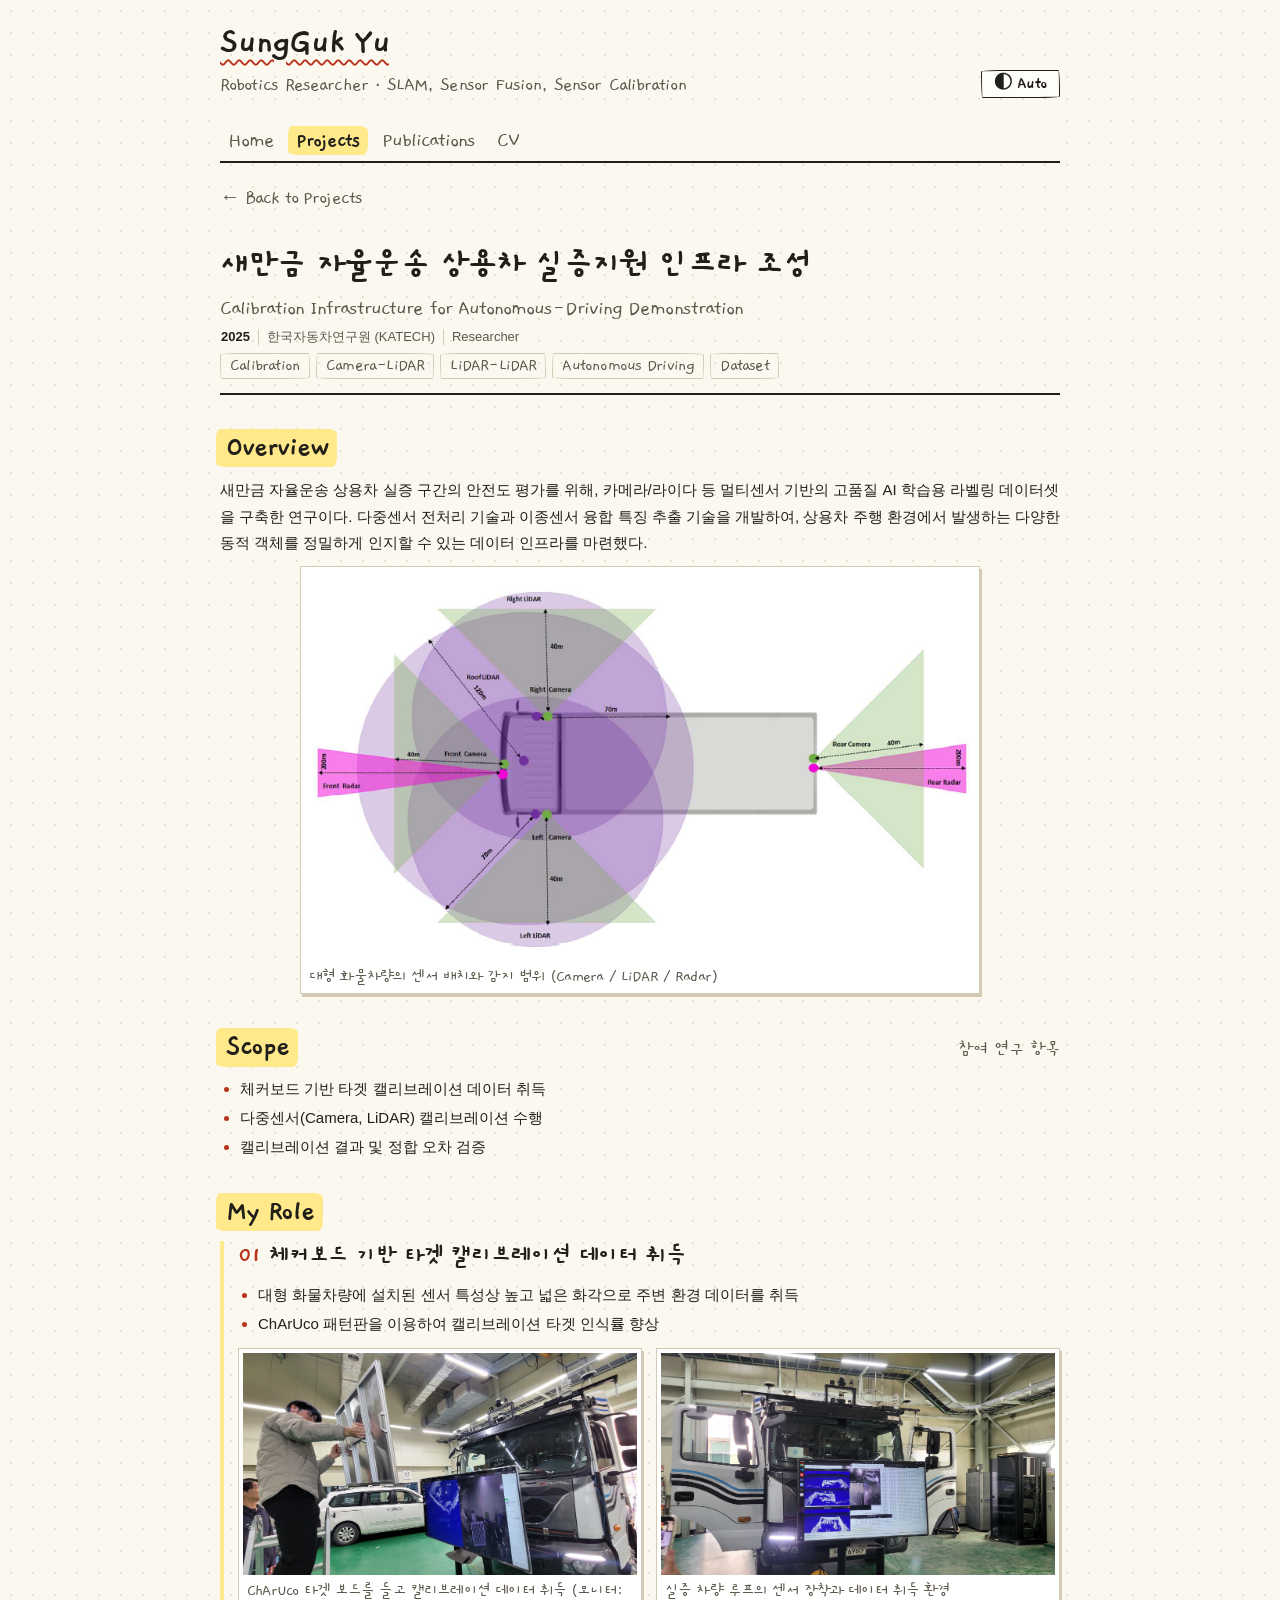
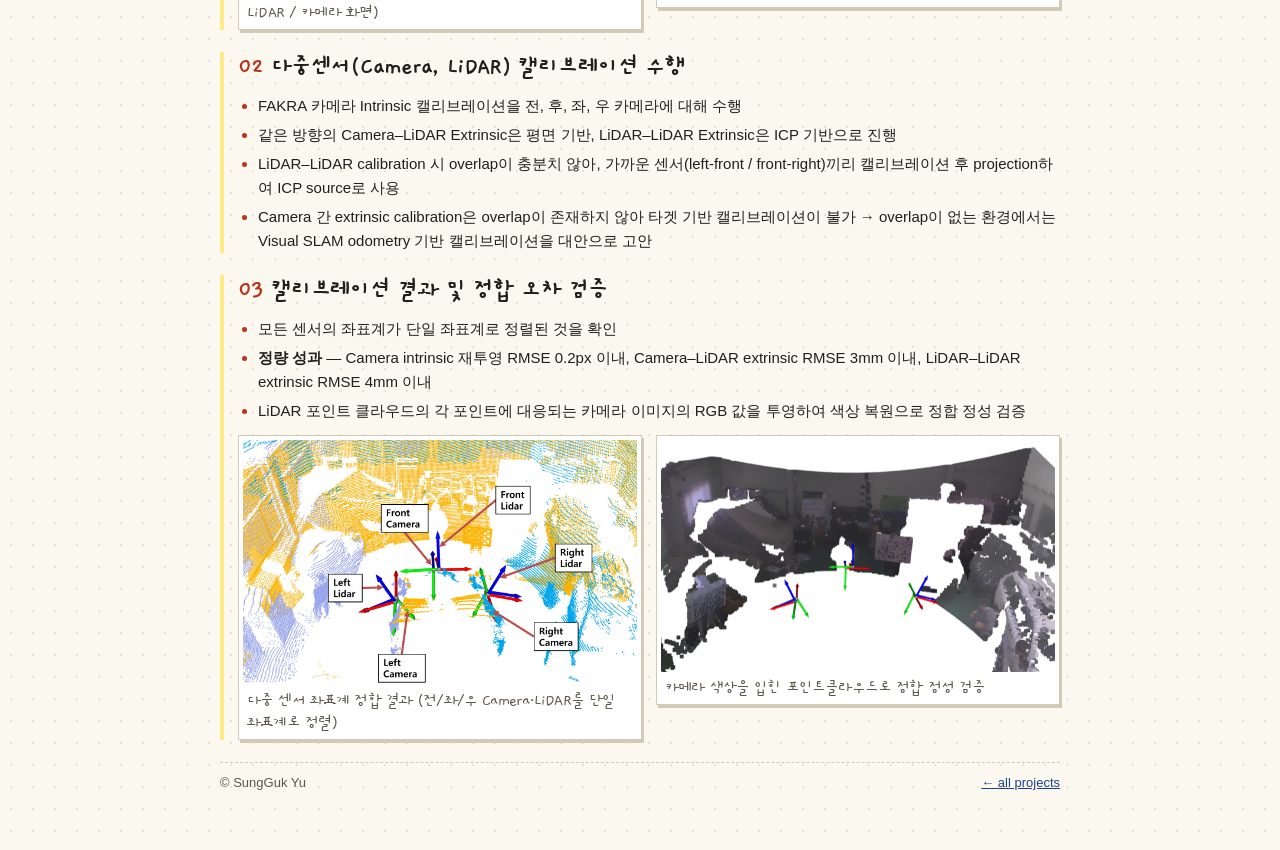
<file: projects/saemangeum-infra/index.html>
<!doctype html>
<html lang="ko">
<head>
<meta charset="utf-8">
<meta name="viewport" content="width=device-width, initial-scale=1">
<meta name="author" content="SungGuk Yu">
<meta name="description" content="Precise synchronization and calibration of heterogeneous multi-sensors for safety evaluation of an autonomous-driving demonstration environment.">
<meta name="theme-color" content="#fbf8f0" media="(prefers-color-scheme: light)">
<meta name="theme-color" content="#1d1c19" media="(prefers-color-scheme: dark)">
<meta property="og:site_name" content="SungGuk Yu">
<meta property="og:title" content="새만금 자율운송 상용차 실증지원 인프라 조성">
<meta property="og:description" content="Precise synchronization and calibration of heterogeneous multi-sensors for safety evaluation of an autonomous-driving demonstration environment.">
<meta property="og:image" content="/authors/admin/profile.jpg">
<meta property="twitter:card" content="summary">
<script>try { var t = localStorage.getItem("sg.theme"); if (t === "light" || t === "dark") document.documentElement.dataset.theme = t; } catch (e) {}</script>
<title>새만금 자율운송 상용차 실증지원 인프라 조성 | SungGuk Yu</title>
<link rel="icon" href="data:image/svg+xml,%3Csvg xmlns='http://www.w3.org/2000/svg' viewBox='0 0 32 32'%3E%3Ccircle cx='16' cy='16' r='14' fill='%23c0391f'/%3E%3Ccircle cx='16' cy='16' r='8' fill='none' stroke='white' stroke-width='2.5'/%3E%3Ccircle cx='16' cy='16' r='2.5' fill='white'/%3E%3C/svg%3E">
<link rel="preconnect" href="https://fonts.googleapis.com">
<link rel="preconnect" href="https://fonts.gstatic.com" crossorigin>
<link rel="stylesheet" href="https://fonts.googleapis.com/css2?family=Gaegu:wght@400;700&display=swap">
<link rel="stylesheet" href="/css/site.css?v=1">
</head>
<body>
<div class="wrap">
  <header class="mast">
    <div>
      <h1><a href="/">SungGuk Yu</a></h1>
      <p class="tagline">Robotics Researcher · SLAM, Sensor Fusion, Sensor Calibration</p>
    </div>
    <button class="themebtn" id="themeBtn" type="button">◐ Auto</button>
  </header>

  <nav class="toolbar" aria-label="Sections">
    <div class="seg">
      <a href="/">Home</a>
      <a href="/projects/" aria-current="page">Projects</a>
      <a href="/#publications">Publications</a>
      <a href="/cv/CV_SungGukYu.pdf">CV</a>
    </div>
  </nav>

  <main>
    <p class="back"><a href="/projects/">← Back to Projects</a></p>
    <header class="proj-head">
      <h1 class="proj-title">새만금 자율운송 상용차 실증지원 인프라 조성</h1>
      <p class="proj-sub">Calibration Infrastructure for Autonomous-Driving Demonstration</p>
      <div class="meta"><span class="grp"><span class="venue">2025</span></span><span class="grp"><span>한국자동차연구원 (KATECH)</span></span><span class="grp"><span>Researcher</span></span></div>
      <div class="chips"><span class="chip">Calibration</span><span class="chip">Camera-LiDAR</span><span class="chip">LiDAR-LiDAR</span><span class="chip">Autonomous Driving</span><span class="chip">Dataset</span></div>
    </header>

    <section class="section">
      <h2 class="section-head"><span>Overview</span></h2>
      <div class="prose">
        <p>새만금 자율운송 상용차 실증 구간의 안전도 평가를 위해, 카메라/라이다 등 멀티센서 기반의 고품질 AI 학습용 라벨링 데이터셋을 구축한 연구이다. 다중센서 전처리 기술과 이종센서 융합 특징 추출 기술을 개발하여, 상용차 주행 환경에서 발생하는 다양한 동적 객체를 정밀하게 인지할 수 있는 데이터 인프라를 마련했다.</p>
      </div>
      <div class="figs one">
        <figure class="figure"><img loading="lazy" src="images/fig01.png" alt="대형 화물차량 센서 배치 및 감지 범위"><figcaption>대형 화물차량의 센서 배치와 감지 범위 (Camera / LiDAR / Radar)</figcaption></figure>
      </div>
    </section>

    <section class="section">
      <h2 class="section-head"><span>Scope</span><span>참여 연구 항목</span></h2>
      <ul class="bullets">
        <li>체커보드 기반 타겟 캘리브레이션 데이터 취득</li>
        <li>다중센서(Camera, LiDAR) 캘리브레이션 수행</li>
        <li>캘리브레이션 결과 및 정합 오차 검증</li>
      </ul>
    </section>

    <section class="section">
      <h2 class="section-head"><span>My Role</span></h2>

      <div class="role">
        <h3><span class="num">01</span>체커보드 기반 타겟 캘리브레이션 데이터 취득</h3>
        <ul class="bullets">
          <li>대형 화물차량에 설치된 센서 특성상 높고 넓은 화각으로 주변 환경 데이터를 취득</li>
          <li>ChArUco 패턴판을 이용하여 캘리브레이션 타겟 인식률 향상</li>
        </ul>
        <div class="figs">
          <figure class="figure"><img loading="lazy" src="images/fig05.jpg" alt="ChArUco 타겟 보드를 이용한 캘리브레이션 데이터 취득"><figcaption>ChArUco 타겟 보드를 들고 캘리브레이션 데이터 취득 (모니터: LiDAR / 카메라 화면)</figcaption></figure>
          <figure class="figure"><img loading="lazy" src="images/fig03.jpg" alt="실증 차량 센서 장착 및 데이터 취득 환경"><figcaption>실증 차량 루프의 센서 장착과 데이터 취득 환경</figcaption></figure>
        </div>
      </div>

      <div class="role">
        <h3><span class="num">02</span>다중센서(Camera, LiDAR) 캘리브레이션 수행</h3>
        <ul class="bullets">
          <li>FAKRA 카메라 Intrinsic 캘리브레이션을 전, 후, 좌, 우 카메라에 대해 수행</li>
          <li>같은 방향의 Camera–LiDAR Extrinsic은 평면 기반, LiDAR–LiDAR Extrinsic은 ICP 기반으로 진행</li>
          <li>LiDAR–LiDAR calibration 시 overlap이 충분치 않아, 가까운 센서(left-front / front-right)끼리 캘리브레이션 후 projection하여 ICP source로 사용</li>
          <li>Camera 간 extrinsic calibration은 overlap이 존재하지 않아 타겟 기반 캘리브레이션이 불가 → overlap이 없는 환경에서는 Visual SLAM odometry 기반 캘리브레이션을 대안으로 고안</li>
        </ul>
      </div>

      <div class="role">
        <h3><span class="num">03</span>캘리브레이션 결과 및 정합 오차 검증</h3>
        <ul class="bullets">
          <li>모든 센서의 좌표계가 단일 좌표계로 정렬된 것을 확인</li>
          <li><strong>정량 성과</strong> — Camera intrinsic 재투영 RMSE 0.2px 이내, Camera–LiDAR extrinsic RMSE 3mm 이내, LiDAR–LiDAR extrinsic RMSE 4mm 이내</li>
          <li>LiDAR 포인트 클라우드의 각 포인트에 대응되는 카메라 이미지의 RGB 값을 투영하여 색상 복원으로 정합 정성 검증</li>
        </ul>
        <div class="figs">
          <figure class="figure"><img loading="lazy" src="images/fig02.jpeg" alt="다중 센서 좌표계 정합 결과"><figcaption>다중 센서 좌표계 정합 결과 (전/좌/우 Camera·LiDAR를 단일 좌표계로 정렬)</figcaption></figure>
          <figure class="figure"><img loading="lazy" src="images/fig04.png" alt="컬러 복원을 통한 정합 정성 검증"><figcaption>카메라 색상을 입힌 포인트클라우드로 정합 정성 검증</figcaption></figure>
        </div>
      </div>
    </section>
  </main>

  <footer class="foot">
    <span>© SungGuk Yu</span>
    <a href="/projects/">← all projects</a>
  </footer>
</div>
<script src="/js/site.js?v=1"></script>
</body>
</html>
</file>
<file: css/site.css>
/* Research-notebook look, following ai-trend-radar: dot-grid paper, handwritten headings and labels,
   highlighter marks, pencil-dashed dividers. Body text stays in the system font so long text is easy to read.
   Shared by the home page, the project list and every project page. */
:root {
  --bg: #fbf8f0;
  --paper: #fffdf7;
  --sunken: #f3eee1;
  --dot: #e9e2d2;
  --line: #d3cab5;
  --fg: #211f1a;
  --muted: #5c574b;
  --faint: #7a7364;
  --accent: #b8331a;
  --pen: #1f4290;
  --hl: #ffe98a;
  --font-body: -apple-system, BlinkMacSystemFont, "Apple SD Gothic Neo", "Pretendard", "Malgun Gothic", "Noto Sans KR", "Segoe UI", sans-serif;
  --font-hand: "Gaegu", "Nanum Pen Script", var(--font-body);
  --wobble: 255px 15px 225px 15px / 15px 225px 15px 255px;
  --wobble-2: 15px 225px 15px 255px / 255px 15px 225px 15px;
  --mark: 4px 9px 5px 10px / 9px 5px 10px 4px; /* uneven corners of a highlighter stroke */
  color-scheme: light;
}
@media (prefers-color-scheme: dark) {
  :root:not([data-theme="light"]) {
    --bg: #1d1c19; --paper: #24231f; --sunken: #2a2824; --dot: #2c2a26; --line: #47433b;
    --fg: #ece7db; --muted: #b5ae9f; --faint: #928b7d; --accent: #ff9478; --pen: #a6beff; --hl: #6a5a12;
    color-scheme: dark;
  }
}
:root[data-theme="dark"] {
  --bg: #1d1c19; --paper: #24231f; --sunken: #2a2824; --dot: #2c2a26; --line: #47433b;
  --fg: #ece7db; --muted: #b5ae9f; --faint: #928b7d; --accent: #ff9478; --pen: #a6beff; --hl: #6a5a12;
  color-scheme: dark;
}

* { box-sizing: border-box; }
html { -webkit-text-size-adjust: 100%; scroll-behavior: smooth; scroll-padding-top: 56px; }
body { margin: 0; color: var(--fg); font-family: var(--font-body); font-size: 15px; line-height: 1.6;
  background-color: var(--bg); background-image: radial-gradient(var(--dot) 1.1px, transparent 1.2px); background-size: 22px 22px; }
a { color: var(--pen); }
button { font: inherit; color: inherit; }
:focus-visible { outline: 2px solid var(--pen); outline-offset: 2px; }
img { max-width: 100%; }
p { margin: 0; }
.wrap { max-width: 880px; margin: 0 auto; padding: 22px 20px 56px; display: grid; gap: 22px; }
.wrap > *, main > *, .section > *, .role > * { min-width: 0; }

/* Gaegu is set loosely; tighten it wherever the handwriting font is used */
.mast h1, .themebtn, .seg a, .note h2, .links a, .section-head span, .rank, .title, .when, .chip, .lock,
.figure figcaption, .proj-sub, .back, .role h3, .k, .interest { letter-spacing: -0.045em; word-spacing: -0.08em; }

/* Masthead: handwritten name with a pen underline */
.mast { display: flex; flex-wrap: wrap; align-items: flex-end; justify-content: space-between; gap: 8px 24px; }
.mast h1 { margin: 0; font: 700 38px/1.1 var(--font-hand); }
.mast h1 a { color: inherit; text-decoration: underline wavy var(--accent) 2px; text-underline-offset: 7px; }
.mast .tagline { font: 400 20px var(--font-hand); color: var(--muted); letter-spacing: -0.045em; margin-top: 8px; }
.themebtn { padding: 0 12px 1px; border: 1.5px solid var(--fg); border-radius: var(--wobble); background: var(--paper); cursor: pointer;
  font: 700 18px/1.4 var(--font-hand); color: var(--fg); }
.themebtn:hover { background: var(--hl); }

/* Toolbar: handwritten tabs on a ruled line */
.toolbar { position: sticky; top: 0; z-index: 5; background-color: var(--bg); padding-block: 6px; border-bottom: 2px solid var(--fg); }
.seg { display: flex; flex-wrap: wrap; gap: 0 6px; }
.seg a { padding: 0 8px 1px; border-radius: var(--mark); font: 400 22px/1.3 var(--font-hand); color: var(--muted); text-decoration: none; }
.seg a:hover { color: var(--fg); }
.seg a[aria-current] { color: var(--fg); font-weight: 700; background: var(--hl); }

/* Profile: a note pasted onto the page */
.note { background: var(--paper); border: 1.5px solid var(--fg); border-radius: var(--wobble); padding: 18px 22px 20px; box-shadow: 3px 4px 0 var(--line);
  display: grid; grid-template-columns: 148px minmax(0, 1fr); gap: 14px 24px; align-items: start; }
.photo { margin: 0; border: 1px solid var(--line); background: #fff; padding: 5px 5px 4px; transform: rotate(-1.6deg); box-shadow: 2px 3px 0 var(--line); }
.photo img { display: block; width: 100%; aspect-ratio: 1; object-fit: cover; }
.note-body { display: grid; gap: 10px; }
.note h2 { margin: 0; font: 700 26px/1.2 var(--font-hand); }
.note h2 small { font: 400 20px var(--font-hand); color: var(--muted); margin-left: 8px; }
.links { display: flex; flex-wrap: wrap; gap: 4px 10px; }
.links a { font: 700 20px/1.3 var(--font-hand); color: var(--fg); text-decoration: none; padding: 0 10px 1px; border: 1.5px solid var(--fg); border-radius: var(--wobble); background: var(--paper); }
.links a:nth-child(even) { border-radius: var(--wobble-2); }
.links a:hover { background: var(--hl); }

/* Sections */
main { display: grid; gap: 34px; }
.section { display: grid; gap: 10px; }
.section-head { margin: 0; display: flex; justify-content: space-between; align-items: baseline; gap: 12px; }
.section-head span:first-child { font: 700 30px/1.25 var(--font-hand); padding: 0 10px 1px; margin-left: -4px; background: var(--hl); border-radius: var(--mark); }
.section-head span + span, .section-head a { font: 400 19px var(--font-hand); color: var(--muted); letter-spacing: -0.045em; }
.section-head a:hover { color: var(--accent); }
.sub { margin: 14px 0 0; font: 700 22px/1.2 var(--font-hand); color: var(--accent); letter-spacing: -0.045em; }
.lead { font-weight: 700; font-size: 16px; }
.prose { display: grid; gap: 10px; line-height: 1.75; }
.interests { display: flex; flex-wrap: wrap; gap: 6px 12px; }
.interest { font: 700 22px/1.3 var(--font-hand); padding: 0 12px 1px; border: 1.5px solid var(--accent); border-radius: var(--wobble); }
.interest:nth-child(even) { border-radius: var(--wobble-2); }
.interest b { color: var(--accent); margin-right: 6px; }

/* Entry lists (education, experience, awards): one pencil-ruled line each */
.list { list-style: none; margin: 0; padding: 0; }
.entry { display: grid; grid-template-columns: minmax(0, 1fr) auto; gap: 2px 16px; padding: 11px 0; border-bottom: 1.5px dashed var(--line); align-items: baseline; }
.entry .what { font-weight: 700; }
.entry .where { color: var(--muted); font-weight: 400; }
.entry .when, .when { font: 400 19px var(--font-hand); color: var(--muted); white-space: nowrap; }
.entry .desc { grid-column: 1 / -1; color: var(--muted); font-size: 14px; }
.kv { display: grid; grid-template-columns: 96px minmax(0, 1fr); gap: 6px 10px; margin: 0; align-items: baseline; }
.kv dt, .k { font: 700 20px/1.2 var(--font-hand); color: var(--accent); }
.kv dd { margin: 0; }
.todo { color: var(--faint); font-style: italic; }

/* Project list: numbered rows with a figure pasted in like a photo */
.row { border-bottom: 1.5px dashed var(--line); }
.row-main { display: grid; grid-template-columns: 32px minmax(0, 1fr) auto; gap: 4px 12px; padding: 15px 0; align-items: start; }
.rank { font: 700 26px/1.2 var(--font-hand); color: var(--accent); text-align: right; }
.rank::after { content: ")"; }
.row-body { display: grid; gap: 5px; min-width: 0; }
.title { margin: 0; font: 700 25px/1.2 var(--font-hand); }
.title a { color: var(--fg); text-decoration: none; border-radius: var(--mark); -webkit-box-decoration-break: clone; box-decoration-break: clone; }
.title a:hover { background: var(--hl); }
.oneline { font-size: 15px; line-height: 1.55; }
/* Things of one kind share a group; groups are divided by a left rule. The negative margin + clip hides the rule at the start of each wrapped line */
.meta { display: flex; flex-wrap: wrap; row-gap: 4px; align-items: center; font-size: 13px; line-height: 1.25; color: var(--muted); margin-left: -8px; clip-path: inset(0 0 0 8px); }
.meta > .grp { display: flex; flex-wrap: wrap; gap: 3px 10px; align-items: center; padding: 0 8px; border-left: 1px solid var(--line); }
.meta .venue { font-weight: 700; color: var(--fg); }
.meta a { font-weight: 700; text-decoration: none; }
.meta a:hover { background: var(--hl); color: var(--fg); }
.thumb { width: 132px; aspect-ratio: 16 / 10; border: 1px solid var(--line); background: #fff; padding: 3px; display: block; transform: rotate(1.2deg); box-shadow: 2px 3px 0 var(--line); }
.row:nth-child(even) .thumb { transform: rotate(-1deg); }
.thumb img { width: 100%; height: 100%; object-fit: cover; display: block; background: #fff; }
/* Private projects keep their picture and summary but have no page behind them */
.lock { display: inline-block; vertical-align: 3px; margin-left: 8px; font: 700 16px/1.3 var(--font-hand); color: var(--accent); border: 1.5px dashed var(--accent); border-radius: var(--wobble-2); padding: 0 8px 1px; white-space: nowrap; }

/* Project page: every project uses the same order (head, Overview, Scope, My Role, Links) */
.back { font: 400 20px var(--font-hand); }
.back a { color: var(--muted); text-decoration: none; }
.back a:hover { color: var(--accent); }
.proj-head { display: grid; gap: 8px; padding-bottom: 14px; border-bottom: 2px solid var(--fg); }
.proj-title { margin: 0; font: 700 36px/1.15 var(--font-hand); letter-spacing: -0.045em; word-spacing: -0.08em; }
.proj-sub { font: 400 22px/1.2 var(--font-hand); color: var(--muted); }
.chips { display: flex; flex-wrap: wrap; gap: 4px 6px; }
.chip { font: 400 18px/1.25 var(--font-hand); border: 1.5px solid var(--line); border-radius: var(--wobble); color: var(--muted); padding: 0 9px 1px; }
.chip:nth-child(even) { border-radius: var(--wobble-2); }
.bullets { margin: 0; padding-left: 20px; display: grid; gap: 5px; }
.bullets li::marker { color: var(--accent); }
/* One role: margin notes beside a highlighter stripe */
.role { padding-left: 14px; border-left: 4px solid var(--hl); display: grid; gap: 12px; }
.role + .role { margin-top: 12px; }
.role h3 { margin: 0; font: 700 25px/1.2 var(--font-hand); }
.role h3 .num { color: var(--accent); margin-right: 8px; }
.figs { display: grid; grid-template-columns: repeat(auto-fit, minmax(290px, 1fr)); gap: 14px; align-items: start; }
.figs.one { grid-template-columns: minmax(0, 1fr); justify-items: center; }
.figs.one .figure { max-width: 680px; width: 100%; }
.figure { margin: 0; border: 1px solid var(--line); background: #fff; padding: 4px; box-shadow: 2px 3px 0 var(--line); }
.figure img { display: block; width: 100%; max-height: 440px; object-fit: contain; cursor: zoom-in; background: #fff; }
.figure figcaption { font: 400 17px/1.3 var(--font-hand); color: #5c574b; padding: 5px 4px 1px; }

.foot { display: flex; flex-wrap: wrap; gap: 4px 16px; justify-content: space-between; font-size: 13px; color: var(--muted); border-top: 1.5px dashed var(--line); padding-top: 10px; }

/* Lightbox */
.lightbox { position: fixed; inset: 0; z-index: 20; background: rgba(20, 18, 14, .86); display: grid; place-items: center; padding: 16px; cursor: zoom-out; }
.lightbox[hidden] { display: none; }
.lightbox img { max-width: 100%; max-height: calc(100vh - 32px); background: #fff; padding: 6px; }

@media (max-width: 560px) {
  .wrap { padding-inline: 16px; }
  .mast h1 { font-size: 32px; }
  .note { grid-template-columns: minmax(0, 1fr); padding: 14px 16px 16px; }
  .photo { width: 128px; }
  .seg a { padding-inline: 6px; font-size: 20px; }
  .row-main { grid-template-columns: 26px minmax(0, 1fr); gap: 4px 8px; }
  .side { grid-column: 2; padding-top: 4px; }
  .thumb { width: 120px; }
  .title { font-size: 23px; }
  .proj-title { font-size: 30px; }
  .entry { grid-template-columns: minmax(0, 1fr); }
  .kv { grid-template-columns: minmax(0, 1fr); gap: 0; }
  .kv dd { margin-bottom: 8px; }
  .role { padding-left: 10px; }
}
@media (prefers-reduced-motion: reduce) { html { scroll-behavior: auto; } }
</file>
